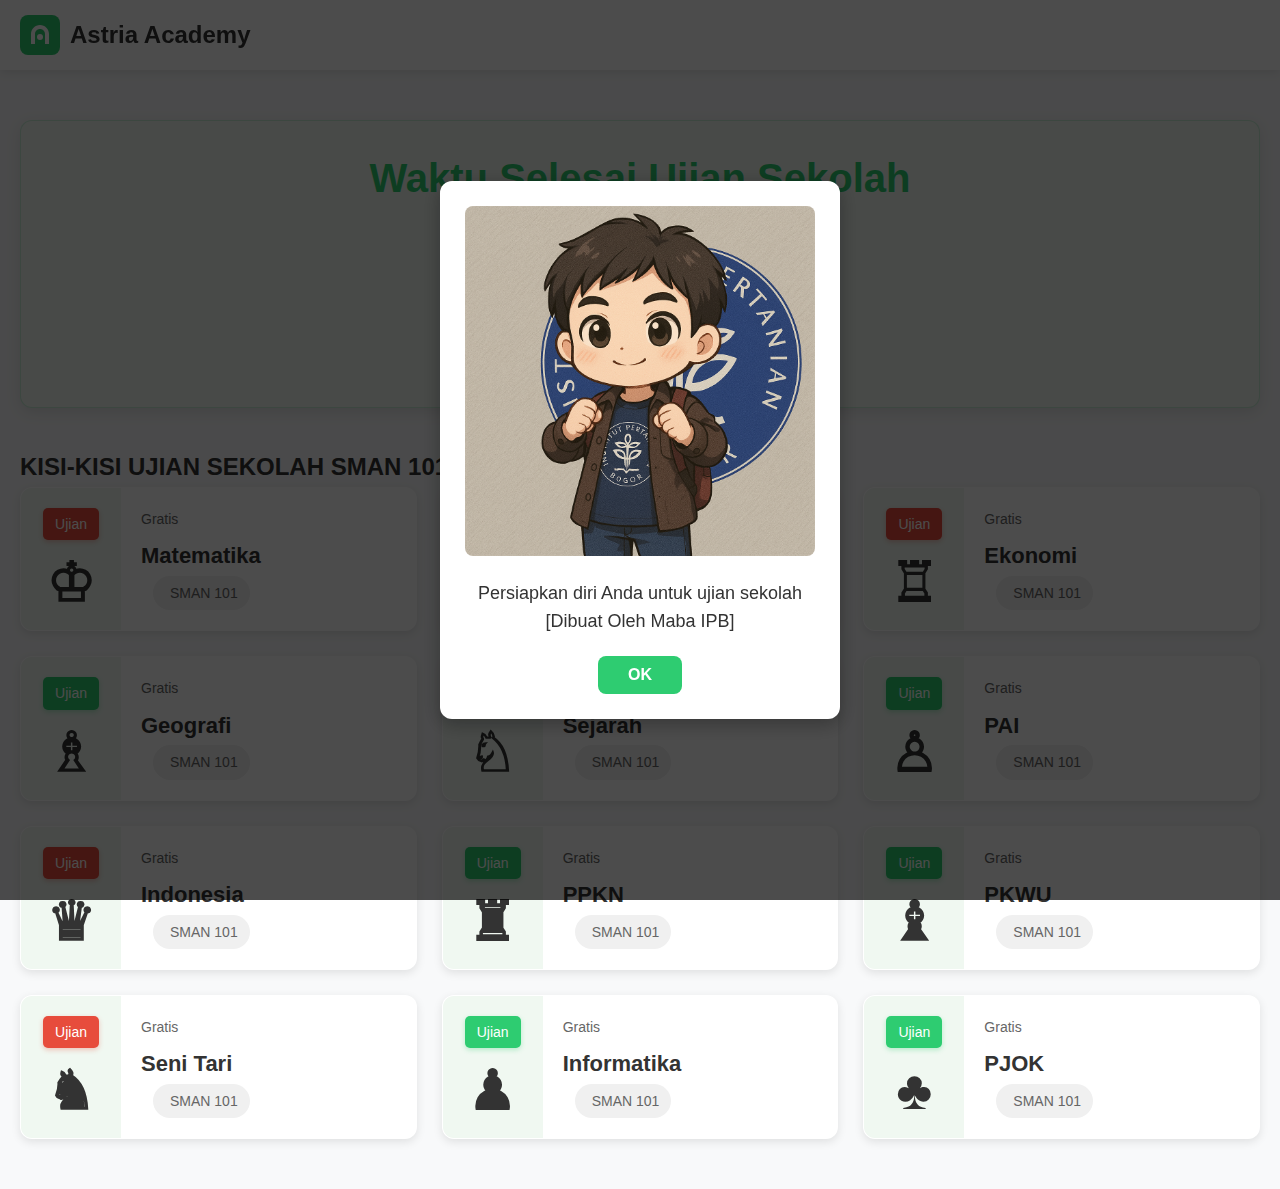
<file: index.html>
<!DOCTYPE html>
<html lang="id">
<head>
    <meta charset="UTF-8">
    <meta name="viewport" content="width=device-width, initial-scale=1.0">
    <title>Astria Academy</title>
    <link rel="stylesheet" href="mode.css">
    <style>
        /* Notification Popup Styles */
        .notification-overlay {
            position: fixed;
            top: 0;
            left: 0;
            width: 100%;
            height: 100%;
            background-color: rgba(0, 0, 0, 0.7);
            display: flex;
            justify-content: center;
            align-items: center;
            z-index: 1000;
            opacity: 0;
            visibility: hidden;
            transition: opacity 0.3s ease, visibility 0.3s ease;
        }
        
        .notification-overlay.active {
            opacity: 1;
            visibility: visible;
        }
        
        .notification-popup {
            background-color: var(--bg-secondary);
            border-radius: 12px;
            padding: 25px;
            max-width: 90%;
            width: 400px;
            text-align: center;
            box-shadow: 0 5px 20px rgba(0, 0, 0, 0.3);
            transform: scale(0.8);
            transition: transform 0.3s ease;
        }
        
        .notification-overlay.active .notification-popup {
            transform: scale(1);
        }
        
        .notification-image {
            max-width: 100%;
            border-radius: 8px;
            margin-bottom: 15px;
        }
        
        .notification-text {
            font-size: 18px;
            margin-bottom: 20px;
            color: var(--text-primary);
        }
        
        .notification-btn {
            background-color: var(--accent-color);
            color: white;
            border: none;
            padding: 10px 30px;
            border-radius: 8px;
            font-size: 16px;
            font-weight: 600;
            cursor: pointer;
            transition: all 0.3s ease;
        }
        
        .notification-btn:hover {
            background-color: var(--accent-hover);
            transform: translateY(-2px);
        }
    </style>
</head>
<body>
    <!-- Notification Popup -->
    <div class="notification-overlay" id="notificationOverlay">
        <div class="notification-popup">
            <img src="/chatgpt.png" alt="Notification Image" class="notification-image" id="notificationImage">
            <p class="notification-text" id="notificationText">Persiapkan diri Anda untuk ujian sekolah. <br> Dibuat oleh Maba IPB</p>
            <button class="notification-btn" id="notificationBtn">OK</button>
        </div>
    </div>

    <!-- Navbar -->
    <nav class="navbar">
        <div class="logo">
            <img src="[data-uri]" alt="SainsIn Logo">
            <h1>Astria Academy</h1>
        </div>
    </nav>
    
    <div class="container">
        <!-- Improved Countdown Timer -->
        <div class="countdown-section">
            <div class="countdown-title">Waktu Selesai Ujian Sekolah</div>
            <div class="countdown-container" id="countdown-container">
                <!-- Will be filled by JavaScript -->
            </div>
        </div>
        
        <!-- Tryout Header -->
        <div class="header">
            <h2>KISI-KISI UJIAN SEKOLAH SMAN 101</h2>
        </div>
        
        <!-- Tryout Grid -->
        <div class="tryout-grid">
            <!-- Tryout Card 1 -->
            <a href="../mapel lain/mtk.html" class="tryout-card">
                <div class="number-box">
                    <div class="snbt-labelred">Ujian</div>
                    <div class="number">♔</div>
                </div>
                <div class="tryout-info">
                    <div>
                        <div class="free-label">Gratis</div>
                        <div class="tryout-title">Matematika</div>
                    </div>
                    <div class="tryout-meta">
                        <i class="fas fa-star star"></i>
                        <div class="school">
                            <i class="fas fa-users"></i>
                            SMAN 101
                        </div>
                        <i class="fas fa-chevron-right arrow"></i>
                    </div>
                </div>
            </a>
            
            <!-- Tryout Card 2 -->
            <a href="Sosiologi/lobby.html" class="tryout-card">
                <div class="number-box">
                    <div class="snbt-label">Ujian</div>
                    <div class="number">♕</div>
                </div>
                <div class="tryout-info">
                    <div>
                        <div class="free-label">Gratis</div>
                        <div class="tryout-title">Sosiologi</div>
                    </div>
                    <div class="tryout-meta">
                        <i class="fas fa-star star"></i>
                        <div class="school">
                            <i class="fas fa-users"></i>
                            SMAN 101
                        </div>
                        <i class="fas fa-chevron-right arrow"></i>
                    </div>
                </div>
            </a>

            <a href="mapel lain/ekonomi.html" class="tryout-card">
                <div class="number-box">
                    <div class="snbt-labelred">Ujian</div>
                    <div class="number">♖</div>
                </div>
                <div class="tryout-info">
                    <div>
                        <div class="free-label">Gratis</div>
                        <div class="tryout-title">Ekonomi</div>
                    </div>
                    <div class="tryout-meta">
                        <i class="fas fa-star star"></i>
                        <div class="school">
                            <i class="fas fa-users"></i>
                            SMAN 101
                        </div>
                        <i class="fas fa-chevron-right arrow"></i>
                    </div>
                </div>
            </a>
            
            <a href="mapel lain/geografi.html" class="tryout-card">
                <div class="number-box">
                    <div class="snbt-label">Ujian</div>
                    <div class="number">♗</div>
                </div>
                <div class="tryout-info">
                    <div>
                        <div class="free-label">Gratis</div>
                        <div class="tryout-title">Geografi</div>
                    </div>
                    <div class="tryout-meta">
                        <i class="fas fa-star star"></i>
                        <div class="school">
                            <i class="fas fa-users"></i>
                            SMAN 101
                        </div>
                        <i class="fas fa-chevron-right arrow"></i>
                    </div>
                </div>
            </a>
    
            <a href="mapel lain/sejarah.html" class="tryout-card">
                <div class="number-box">
                    <div class="snbt-labelred">Ujian</div>
                    <div class="number">♘</div>
                </div>
                <div class="tryout-info">
                    <div>
                        <div class="free-label">Gratis</div>
                        <div class="tryout-title">Sejarah</div>
                    </div>
                    <div class="tryout-meta">
                        <i class="fas fa-star star"></i>
                        <div class="school">
                            <i class="fas fa-users"></i>
                            SMAN 101
                        </div>
                        <i class="fas fa-chevron-right arrow"></i>
                    </div>
                </div>
            </a>

            <a href="mapel lain/islamic.html" class="tryout-card">
                <div class="number-box">
                    <div class="snbt-label">Ujian</div>
                    <div class="number">♙</div>
                </div>
                <div class="tryout-info">
                    <div>
                        <div class="free-label">Gratis</div>
                        <div class="tryout-title">PAI</div>
                    </div>
                    <div class="tryout-meta">
                        <i class="fas fa-star star"></i>
                        <div class="school">
                            <i class="fas fa-users"></i>
                            SMAN 101
                        </div>
                        <i class="fas fa-chevron-right arrow"></i>
                    </div>
                </div>
            </a>

            <a href="mapel lain/bindo.html" class="tryout-card">
                <div class="number-box">
                    <div class="snbt-labelred">Ujian</div>
                    <div class="number">♛</div>
                </div>
                <div class="tryout-info">
                    <div>
                        <div class="free-label">Gratis</div>
                        <div class="tryout-title">Indonesia</div>
                    </div>
                    <div class="tryout-meta">
                        <i class="fas fa-star star"></i>
                        <div class="school">
                            <i class="fas fa-users"></i>
                            SMAN 101
                        </div>
                        <i class="fas fa-chevron-right arrow"></i>
                    </div>
                </div>
            </a>

            <a href="tryout-detail.html" class="tryout-card">
                <div class="number-box">
                    <div class="snbt-label">Ujian</div>
                    <div class="number">♜</div>
                </div>
                <div class="tryout-info">
                    <div>
                        <div class="free-label">Gratis</div>
                        <div class="tryout-title">PPKN</div>
                    </div>
                    <div class="tryout-meta">
                        <i class="fas fa-star star"></i>
                        <div class="school">
                            <i class="fas fa-users"></i>
                            SMAN 101
                        </div>
                        <i class="fas fa-chevron-right arrow"></i>
                    </div>
                </div>
            </a>

            <a href="mapel lain/pkwu.html" class="tryout-card">
                <div class="number-box">
                    <div class="snbt-label">Ujian</div>
                    <div class="number">♝</div>
                </div>
                <div class="tryout-info">
                    <div>
                        <div class="free-label">Gratis</div>
                        <div class="tryout-title">PKWU</div>
                    </div>
                    <div class="tryout-meta">
                        <i class="fas fa-star star"></i>
                        <div class="school">
                            <i class="fas fa-users"></i>
                            SMAN 101
                        </div>
                        <i class="fas fa-chevron-right arrow"></i>
                    </div>
                </div>
            </a>

            <a href="mapel lain/seni.html" class="tryout-card">
                <div class="number-box">
                    <div class="snbt-labelred">Ujian</div>
                    <div class="number">♞</div>
                </div>
                <div class="tryout-info">
                    <div>
                        <div class="free-label">Gratis</div>
                        <div class="tryout-title">Seni Tari</div>
                    </div>
                    <div class="tryout-meta">
                        <i class="fas fa-star star"></i>
                        <div class="school">
                            <i class="fas fa-users"></i>
                            SMAN 101
                        </div>
                        <i class="fas fa-chevron-right arrow"></i>
                    </div>
                </div>
            </a>

            <a href="tryout-detail.html" class="tryout-card">
                <div class="number-box">
                    <div class="snbt-label">Ujian</div>
                    <div class="number">♟</div>
                </div>
                <div class="tryout-info">
                    <div>
                        <div class="free-label">Gratis</div>
                        <div class="tryout-title">Informatika</div>
                    </div>
                    <div class="tryout-meta">
                        <i class="fas fa-star star"></i>
                        <div class="school">
                            <i class="fas fa-users"></i>
                            SMAN 101
                        </div>
                        <i class="fas fa-chevron-right arrow"></i>
                    </div>
                </div>
            </a>

            <a href="tryout-detail.html" class="tryout-card">
                <div class="number-box">
                    <div class="snbt-label">Ujian</div>
                    <div class="number">♣</div>
                </div>
                <div class="tryout-info">
                    <div>
                        <div class="free-label">Gratis</div>
                        <div class="tryout-title">PJOK</div>
                    </div>
                    <div class="tryout-meta">
                        <i class="fas fa-star star"></i>
                        <div class="school">
                            <i class="fas fa-users"></i>
                            SMAN 101
                        </div>
                        <i class="fas fa-chevron-right arrow"></i>
                    </div>
                </div>
            </a>
        </div>
    </div>

    <script>
        // Notification Popup Script
        document.addEventListener('DOMContentLoaded', function() {
            // Get notification elements
            const notificationOverlay = document.getElementById('notificationOverlay');
            const notificationBtn = document.getElementById('notificationBtn');
            const notificationImage = document.getElementById('notificationImage');
            const notificationText = document.getElementById('notificationText');
            
            // Set notification content (you can customize these)
            notificationImage.src = "chatgpt.png"; // Replace with your actual image path
            notificationText.textContent = "Persiapkan diri Anda untuk ujian sekolah [Dibuat Oleh Maba IPB]";
            
            // Show notification after a short delay
            setTimeout(function() {
                notificationOverlay.classList.add('active');
            }, 500);
            
            // Close notification when OK button is clicked
            notificationBtn.addEventListener('click', function() {
                notificationOverlay.classList.remove('active');
            });
            
            // Also close when clicking outside the popup (optional)
            notificationOverlay.addEventListener('click', function(e) {
                if (e.target === notificationOverlay) {
                    notificationOverlay.classList.remove('active');
                }
            });
        });

        // Improved Countdown Timer to April 21
        function updateCountdown() {
            const targetDate = new Date('April 21, 2025 09:00:00').getTime();
            const now = new Date().getTime();
            const timeLeft = targetDate - now;
            
            // Calculate days, hours, minutes, seconds
            const days = Math.floor(timeLeft / (1000 * 60 * 60 * 24));
            const hours = Math.floor((timeLeft % (1000 * 60 * 60 * 24)) / (1000 * 60 * 60));
            const minutes = Math.floor((timeLeft % (1000 * 60 * 60)) / (1000 * 60));
            const seconds = Math.floor((timeLeft % (1000 * 60)) / 1000);
            
            // Create countdown HTML
            const countdownContainer = document.getElementById('countdown-container');
            
            // If countdown is over
            if (timeLeft < 0) {
                countdownContainer.innerHTML = `
                    <div class="countdown-box">
                        <div class="countdown-value">0</div>
                        <div class="countdown-label">Tryout sudah dimulai!</div>
                    </div>
                `;
                return;
            }
            
            // Update countdown display
            countdownContainer.innerHTML = `
                <div class="countdown-box">
                    <div class="countdown-value">${days}</div>
                    <div class="countdown-label">Hari</div>
                </div>
                <div class="countdown-box">
                    <div class="countdown-value">${hours}</div>
                    <div class="countdown-label">Jam</div>
                </div>
                <div class="countdown-box">
                    <div class="countdown-value">${minutes}</div>
                    <div class="countdown-label">Menit</div>
                </div>
                <div class="countdown-box">
                    <div class="countdown-value">${seconds}</div>
                    <div class="countdown-label">Detik</div>
                </div>
            `;
        }
        
        // Update countdown every second
        updateCountdown();
        const countdownInterval = setInterval(updateCountdown, 1000);
    </script>
</body>
</html>
</file>
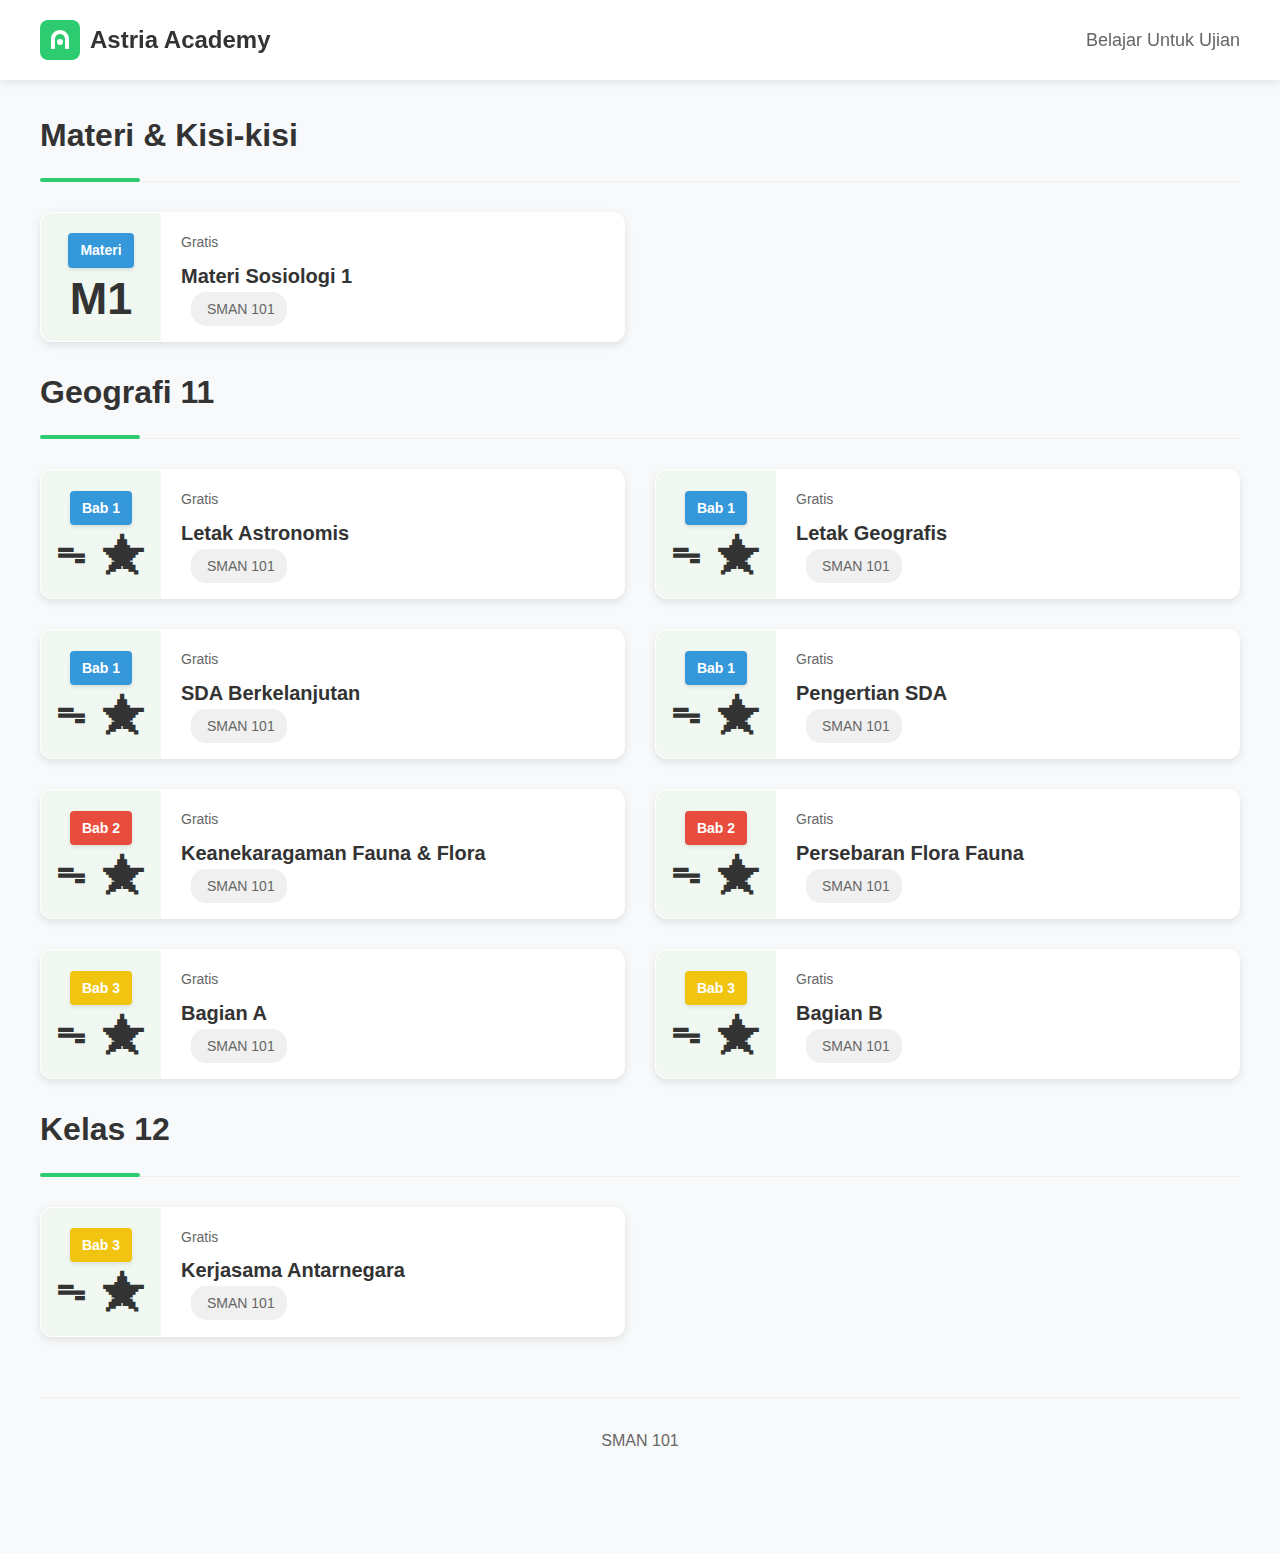
<file: mapel lain/bindo.html>
<!DOCTYPE html>
<html lang="id">
<head>
    <meta charset="UTF-8">
    <meta name="viewport" content="width=device-width, initial-scale=1.0">
    <title>Astra Academy</title>
    <link rel="stylesheet" href="mapel.css">
<style>
</style>
</head>
<body>
    <!-- Navbar -->
    <nav class="navbar">
        <div class="logo">
            <img src="[data-uri]" alt="SainsIn Logo">
            <h1>Astria Academy</h1>
        </div>
        <div>
            Belajar Untuk Ujian
        </div>
    </nav>
    <div class="container">

    
        <!-- Tryout Section -->
        <div class="tryout-section">
            <h2 class="tryout-section-title">Materi & Kisi-kisi</h2>
            
            <div class="tryout-grid">
                <!-- Tryout Card 1 -->
                <a href="https://drive.google.com/file/d/1jCpDgk08kBiXWSXAUOwn3m9YImZO5KgY/view?usp=drive_link" class="tryout-card">
                    <div class="number-box">
                        <div class="utbk-label">Materi</div>
                        <div class="number">M1</div>
                    </div>
                    <div class="tryout-info">
                        <div>
                            <div class="free-label">Gratis</div>
                            <div class="tryout-title">Materi Sosiologi 1</div>
                        </div>
                        <div class="tryout-meta">
                            <i class="fas fa-star star"></i>
                            <div class="school">
                                <i class="fas fa-users"></i>
                                SMAN 101
                            </div>
                            <i class="fas fa-chevron-right arrow"></i>
                        </div>
                    </div>
                </a>
        </div>

        <div class="tryout-section">
            <h2 class="tryout-section-title">Geografi 11</h2>
            
            <div class="tryout-grid">
                <!-- Tryout Card 1 -->
                <a href="https://drive.google.com/file/d/1-6_FhWinXf1tD-aCFgEk2-o_S_Y_syoL/view?usp=drive_link" class="tryout-card">
                    <div class="number-box">
                        <div class="utbk-label">Bab 1</div>
                        <div class="number">ᯓ★</div>
                    </div>
                    <div class="tryout-info">
                        <div>
                            <div class="free-label">Gratis</div>
                            <div class="tryout-title">Letak Astronomis</div>
                        </div>
                        <div class="tryout-meta">
                            <i class="fas fa-star star"></i>
                            <div class="school">
                                <i class="fas fa-users"></i>
                                SMAN 101
                            </div>
                            <i class="fas fa-chevron-right arrow"></i>
                        </div>
                    </div>
                </a>
                
                <!-- Tryout Card 1 -->
                <a href="https://drive.google.com/file/d/1-DDWwJ9wvx6JO7fqit-qzQXAuRVUA3_J/view?usp=drive_link" class="tryout-card">
                    <div class="number-box">
                        <div class="utbk-label">Bab 1</div>
                        <div class="number">ᯓ★</div>
                    </div>
                    <div class="tryout-info">
                        <div>
                            <div class="free-label">Gratis</div>
                            <div class="tryout-title">Letak Geografis</div>
                        </div>
                        <div class="tryout-meta">
                            <i class="fas fa-star star"></i>
                            <div class="school">
                                <i class="fas fa-users"></i>
                                SMAN 101
                            </div>
                            <i class="fas fa-chevron-right arrow"></i>
                        </div>
                    </div>
                </a>

                <!-- Tryout Card 1 -->
                <a href="https://drive.google.com/file/d/1-GoCVDGpwV9wFWnIuFyInCEPuGJPwCTy/view?usp=drive_link" class="tryout-card">
                    <div class="number-box">
                        <div class="utbk-label">Bab 1</div>
                        <div class="number">ᯓ★</div>
                    </div>
                    <div class="tryout-info">
                        <div>
                            <div class="free-label">Gratis</div>
                            <div class="tryout-title">SDA Berkelanjutan</div>
                        </div>
                        <div class="tryout-meta">
                            <i class="fas fa-star star"></i>
                            <div class="school">
                                <i class="fas fa-users"></i>
                                SMAN 101
                            </div>
                            <i class="fas fa-chevron-right arrow"></i>
                        </div>
                    </div>
                </a>

                <!-- Tryout Card 1 -->
                <a href="https://drive.google.com/file/d/1-LXYiiMJsd9F3qn7X-yMcftFpNNkh84k/view?usp=drive_link" class="tryout-card">
                    <div class="number-box">
                        <div class="utbk-label">Bab 1</div>
                        <div class="number">ᯓ★</div>
                    </div>
                    <div class="tryout-info">
                        <div>
                            <div class="free-label">Gratis</div>
                            <div class="tryout-title">Pengertian SDA</div>
                        </div>
                        <div class="tryout-meta">
                            <i class="fas fa-star star"></i>
                            <div class="school">
                                <i class="fas fa-users"></i>
                                SMAN 101
                            </div>
                            <i class="fas fa-chevron-right arrow"></i>
                        </div>
                    </div>
                </a>

                <a href="https://drive.google.com/file/d/1-75d4vQRdsNAxTPt9GyYolvlp5idxb15/view?usp=drive_link" class="tryout-card">
                    <div class="number-box">
                        <div class="snbp-label-red">Bab 2</div>
                        <div class="number">ᯓ★</div>
                    </div>
                    <div class="tryout-info">
                        <div>
                            <div class="free-label">Gratis</div>
                            <div class="tryout-title">Keanekaragaman Fauna & Flora</div>
                        </div>
                        <div class="tryout-meta">
                            <i class="fas fa-star star"></i>
                            <div class="school">
                                <i class="fas fa-users"></i>
                                SMAN 101
                            </div>
                            <i class="fas fa-chevron-right arrow"></i>
                        </div>
                    </div>
                </a>

                <a href="https://drive.google.com/file/d/1-C0m9WADXCOYLBJFWhYEe1_fZd-FZQY0/view?usp=drive_link" class="tryout-card">
                    <div class="number-box">
                        <div class="snbp-label-red">Bab 2</div>
                        <div class="number">ᯓ★</div>
                    </div>
                    <div class="tryout-info">
                        <div>
                            <div class="free-label">Gratis</div>
                            <div class="tryout-title">Persebaran Flora Fauna</div>
                        </div>
                        <div class="tryout-meta">
                            <i class="fas fa-star star"></i>
                            <div class="school">
                                <i class="fas fa-users"></i>
                                SMAN 101
                            </div>
                            <i class="fas fa-chevron-right arrow"></i>
                        </div>
                    </div>
                </a>

                <a href="https://drive.google.com/file/d/1-zbTlx87bUbAqYw5SeKwgqm8lUT0idmD/view?usp=drive_link" class="tryout-card">
                    <div class="number-box">
                        <div class="snbp-label-yel">Bab 3</div>
                        <div class="number">ᯓ★</div>
                    </div>
                    <div class="tryout-info">
                        <div>
                            <div class="free-label">Gratis</div>
                            <div class="tryout-title">Bagian A</div>
                        </div>
                        <div class="tryout-meta">
                            <i class="fas fa-star star"></i>
                            <div class="school">
                                <i class="fas fa-users"></i>
                                SMAN 101
                            </div>
                            <i class="fas fa-chevron-right arrow"></i>
                        </div>
                    </div>
                </a>

                <a href="https://drive.google.com/file/d/1-WMqm3VE5i0_Gv4uPEguF3WvJgz-ZTx3/view?usp=drive_link" class="tryout-card">
                    <div class="number-box">
                        <div class="snbp-label-yel">Bab 3</div>
                        <div class="number">ᯓ★</div>
                    </div>
                    <div class="tryout-info">
                        <div>
                            <div class="free-label">Gratis</div>
                            <div class="tryout-title">Bagian B</div>
                        </div>
                        <div class="tryout-meta">
                            <i class="fas fa-star star"></i>
                            <div class="school">
                                <i class="fas fa-users"></i>
                                SMAN 101
                            </div>
                            <i class="fas fa-chevron-right arrow"></i>
                        </div>
                    </div>
                </a>
            </div>

            <div class="tryout-section">
                <h2 class="tryout-section-title">Kelas 12</h2>
            <div class="tryout-grid">
                <a href="https://drive.google.com/file/d/16LwS7BAZBuoOBt1ic7JTn33boFS7q6kX/view?usp=drive_link" class="tryout-card">
                    <div class="number-box">
                        <div class="snbp-label-yel">Bab 3</div>
                        <div class="number">ᯓ★</div>
                    </div>
                    <div class="tryout-info">
                        <div>
                            <div class="free-label">Gratis</div>
                            <div class="tryout-title">Kerjasama Antarnegara</div>
                        </div>
                        <div class="tryout-meta">
                            <i class="fas fa-star star"></i>
                            <div class="school">
                                <i class="fas fa-users"></i>
                                SMAN 101
                            </div>
                            <i class="fas fa-chevron-right arrow"></i>
                        </div>
                    </div>
                </a>
            </div>
        </div>
        
        <!-- Footer -->
        <div class="footer">
            SMAN 101
        </div>
    </div>
</body>
</html>
</file>
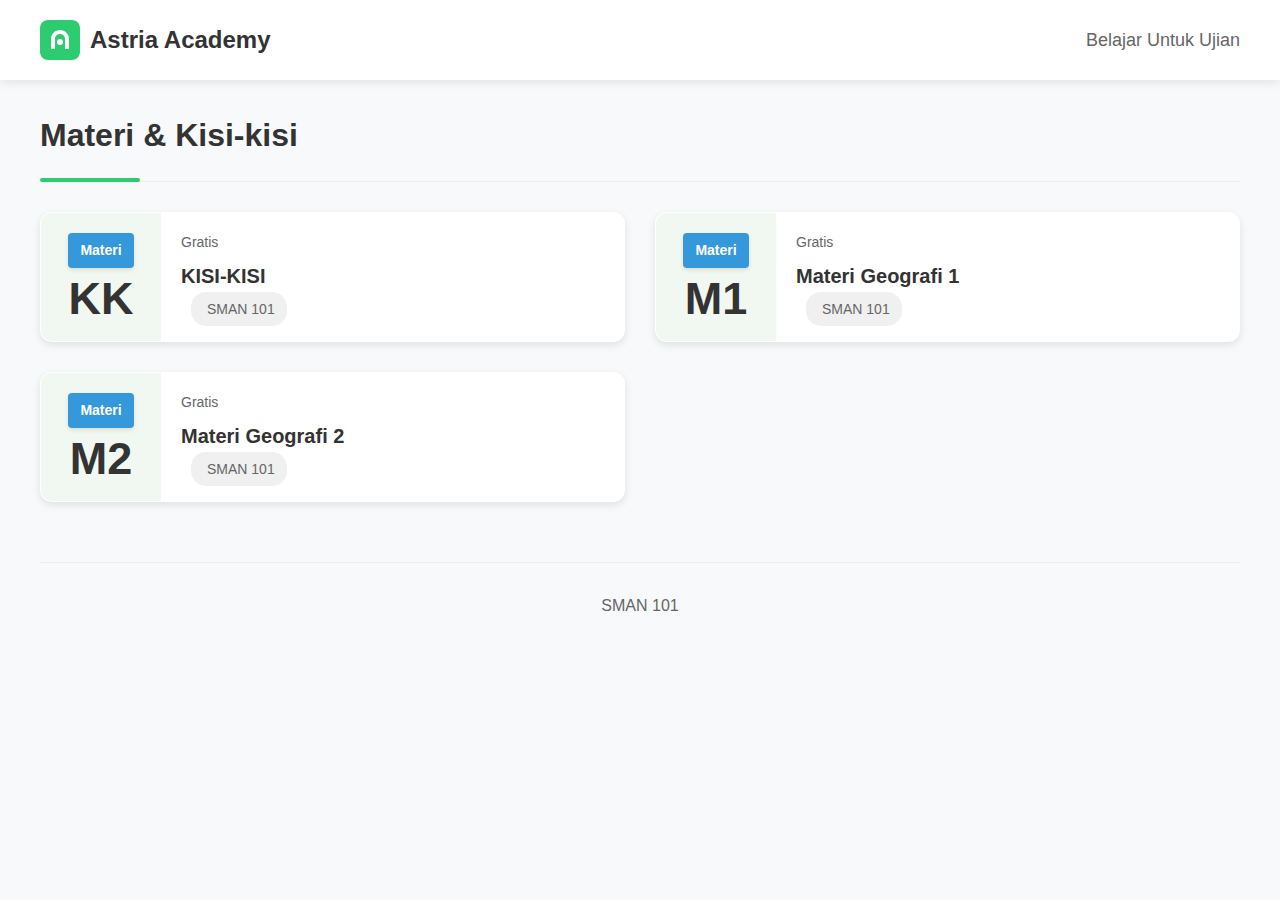
<file: mapel lain/geografi.html>
<!DOCTYPE html>
<html lang="id">
<head>
    <meta charset="UTF-8">
    <meta name="viewport" content="width=device-width, initial-scale=1.0">
    <title>Astra Academy</title>
    <link rel="stylesheet" href="mapel.css">
<style>
</style>
</head>
<body>
    <!-- Navbar -->
    <nav class="navbar">
        <div class="logo">
            <img src="[data-uri]" alt="SainsIn Logo">
            <h1>Astria Academy</h1>
        </div>
        <div>
            Belajar Untuk Ujian
        </div>
    </nav>
    <div class="container">

    
        <!-- Tryout Section -->
        <div class="tryout-section">
            <h2 class="tryout-section-title">Materi & Kisi-kisi</h2>
            
            <div class="tryout-grid">
                <!-- Tryout Card 1 -->
                <a href="https://drive.google.com/file/d/14c2O0PdtEkMof_Qc7QeSwnqKF7eJDD2U/view?usp=sharing" class="tryout-card">
                    <div class="number-box">
                        <div class="utbk-label">Materi</div>
                        <div class="number">KK</div>
                    </div>
                    <div class="tryout-info">
                        <div>
                            <div class="free-label">Gratis</div>
                            <div class="tryout-title">KISI-KISI</div>
                        </div>
                        <div class="tryout-meta">
                            <i class="fas fa-star star"></i>
                            <div class="school">
                                <i class="fas fa-users"></i>
                                SMAN 101
                            </div>
                            <i class="fas fa-chevron-right arrow"></i>
                        </div>
                    </div>
                </a>

                <a href="https://drive.google.com/file/d/1eZSVTZr1scHDsma0YRHO0RGhc36iH-Ad/view?usp=sharing" class="tryout-card">
                    <div class="number-box">
                        <div class="utbk-label">Materi</div>
                        <div class="number">M1</div>
                    </div>
                    <div class="tryout-info">
                        <div>
                            <div class="free-label">Gratis</div>
                            <div class="tryout-title">Materi Geografi 1</div>
                        </div>
                        <div class="tryout-meta">
                            <i class="fas fa-star star"></i>
                            <div class="school">
                                <i class="fas fa-users"></i>
                                SMAN 101
                            </div>
                            <i class="fas fa-chevron-right arrow"></i>
                        </div>
                    </div>
                </a>

                <a href="https://drive.google.com/file/d/1stiFLUcdkcWU7AaqFsJ6DRfxTOgomcco/view?usp=sharing" class="tryout-card">
                    <div class="number-box">
                        <div class="utbk-label">Materi</div>
                        <div class="number">M2</div>
                    </div>
                    <div class="tryout-info">
                        <div>
                            <div class="free-label">Gratis</div>
                            <div class="tryout-title">Materi Geografi 2</div>
                        </div>
                        <div class="tryout-meta">
                            <i class="fas fa-star star"></i>
                            <div class="school">
                                <i class="fas fa-users"></i>
                                SMAN 101
                            </div>
                            <i class="fas fa-chevron-right arrow"></i>
                        </div>
                    </div>
                </a>
        </div>

        
        <!-- Footer -->
        <div class="footer">
            SMAN 101
        </div>
    </div>
</body>
</html>
</file>
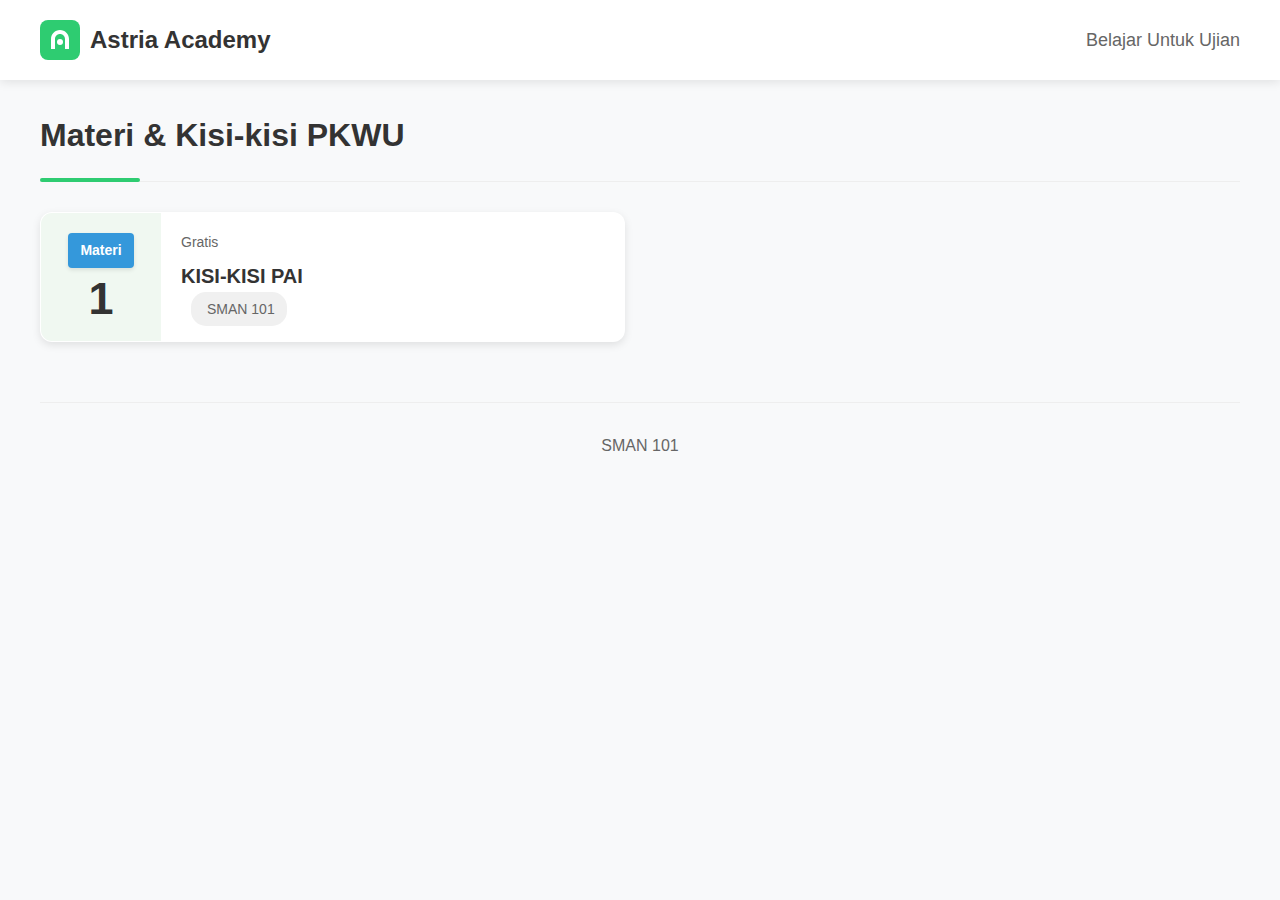
<file: mapel lain/islamic.html>
<!DOCTYPE html>
<html lang="id">
<head>
    <meta charset="UTF-8">
    <meta name="viewport" content="width=device-width, initial-scale=1.0">
    <title>Astra Academy</title>
    <link rel="stylesheet" href="mapel.css">
<style>
</style>
</head>
<body>
    <!-- Navbar -->
    <nav class="navbar">
        <div class="logo">
            <img src="[data-uri]" alt="SainsIn Logo">
            <h1>Astria Academy</h1>
        </div>
        <div>
            Belajar Untuk Ujian
        </div>
    </nav>
    <div class="container">

    
        <!-- Tryout Section -->
        <div class="tryout-section">
            <h2 class="tryout-section-title">Materi & Kisi-kisi PKWU</h2>
            
            <div class="tryout-grid">
                <!-- Tryout Card 1 -->
                <a href="https://drive.google.com/file/d/1oDGfnY7EgSLrBv8T59igvEJopUDjdVK1/view?usp=sharing" class="tryout-card">
                    <div class="number-box">
                        <div class="utbk-label">Materi</div>
                        <div class="number">1</div>
                    </div>
                    <div class="tryout-info">
                        <div>
                            <div class="free-label">Gratis</div>
                            <div class="tryout-title">KISI-KISI PAI</div>
                        </div>
                        <div class="tryout-meta">
                            <i class="fas fa-star star"></i>
                            <div class="school">
                                <i class="fas fa-users"></i>
                                SMAN 101
                            </div>
                            <i class="fas fa-chevron-right arrow"></i>
                        </div>
                    </div>
                </a>

        </div>

        
        <!-- Footer -->
        <div class="footer">
            SMAN 101
        </div>
    </div>
</body>
</html>
</file>
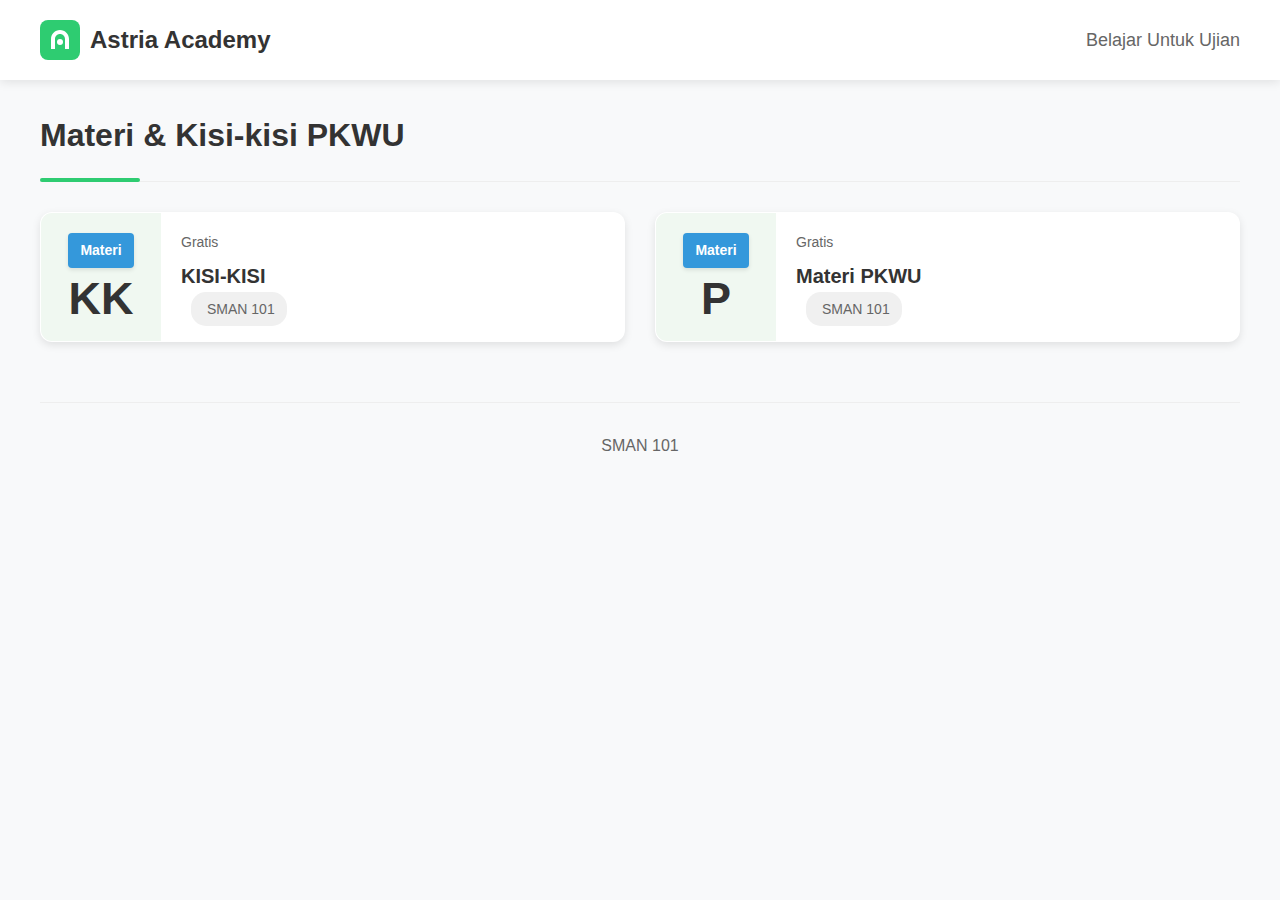
<file: mapel lain/pkwu.html>
<!DOCTYPE html>
<html lang="id">
<head>
    <meta charset="UTF-8">
    <meta name="viewport" content="width=device-width, initial-scale=1.0">
    <title>Astra Academy</title>
    <link rel="stylesheet" href="mapel.css">
<style>
</style>
</head>
<body>
    <!-- Navbar -->
    <nav class="navbar">
        <div class="logo">
            <img src="[data-uri]" alt="SainsIn Logo">
            <h1>Astria Academy</h1>
        </div>
        <div>
            Belajar Untuk Ujian
        </div>
    </nav>
    <div class="container">

    
        <!-- Tryout Section -->
        <div class="tryout-section">
            <h2 class="tryout-section-title">Materi & Kisi-kisi PKWU</h2>
            
            <div class="tryout-grid">
                <!-- Tryout Card 1 -->
                <a href="https://drive.google.com/file/d/1G0-_hM-Jx6IAP_dZ0rK2hyzQy-SIaAav/view?usp=sharing" class="tryout-card">
                    <div class="number-box">
                        <div class="utbk-label">Materi</div>
                        <div class="number">KK</div>
                    </div>
                    <div class="tryout-info">
                        <div>
                            <div class="free-label">Gratis</div>
                            <div class="tryout-title">KISI-KISI</div>
                        </div>
                        <div class="tryout-meta">
                            <i class="fas fa-star star"></i>
                            <div class="school">
                                <i class="fas fa-users"></i>
                                SMAN 101
                            </div>
                            <i class="fas fa-chevron-right arrow"></i>
                        </div>
                    </div>
                </a>

                <a href="https://drive.google.com/file/d/1jqrZNBKMxecCcmNyjSCJ6b7bPQVaXQPS/view?usp=drive_link" class="tryout-card">
                    <div class="number-box">
                        <div class="utbk-label">Materi</div>
                        <div class="number">P</div>
                    </div>
                    <div class="tryout-info">
                        <div>
                            <div class="free-label">Gratis</div>
                            <div class="tryout-title">Materi PKWU</div>
                        </div>
                        <div class="tryout-meta">
                            <i class="fas fa-star star"></i>
                            <div class="school">
                                <i class="fas fa-users"></i>
                                SMAN 101
                            </div>
                            <i class="fas fa-chevron-right arrow"></i>
                        </div>
                    </div>
                </a>
        </div>

        
        <!-- Footer -->
        <div class="footer">
            SMAN 101
        </div>
    </div>
</body>
</html>
</file>
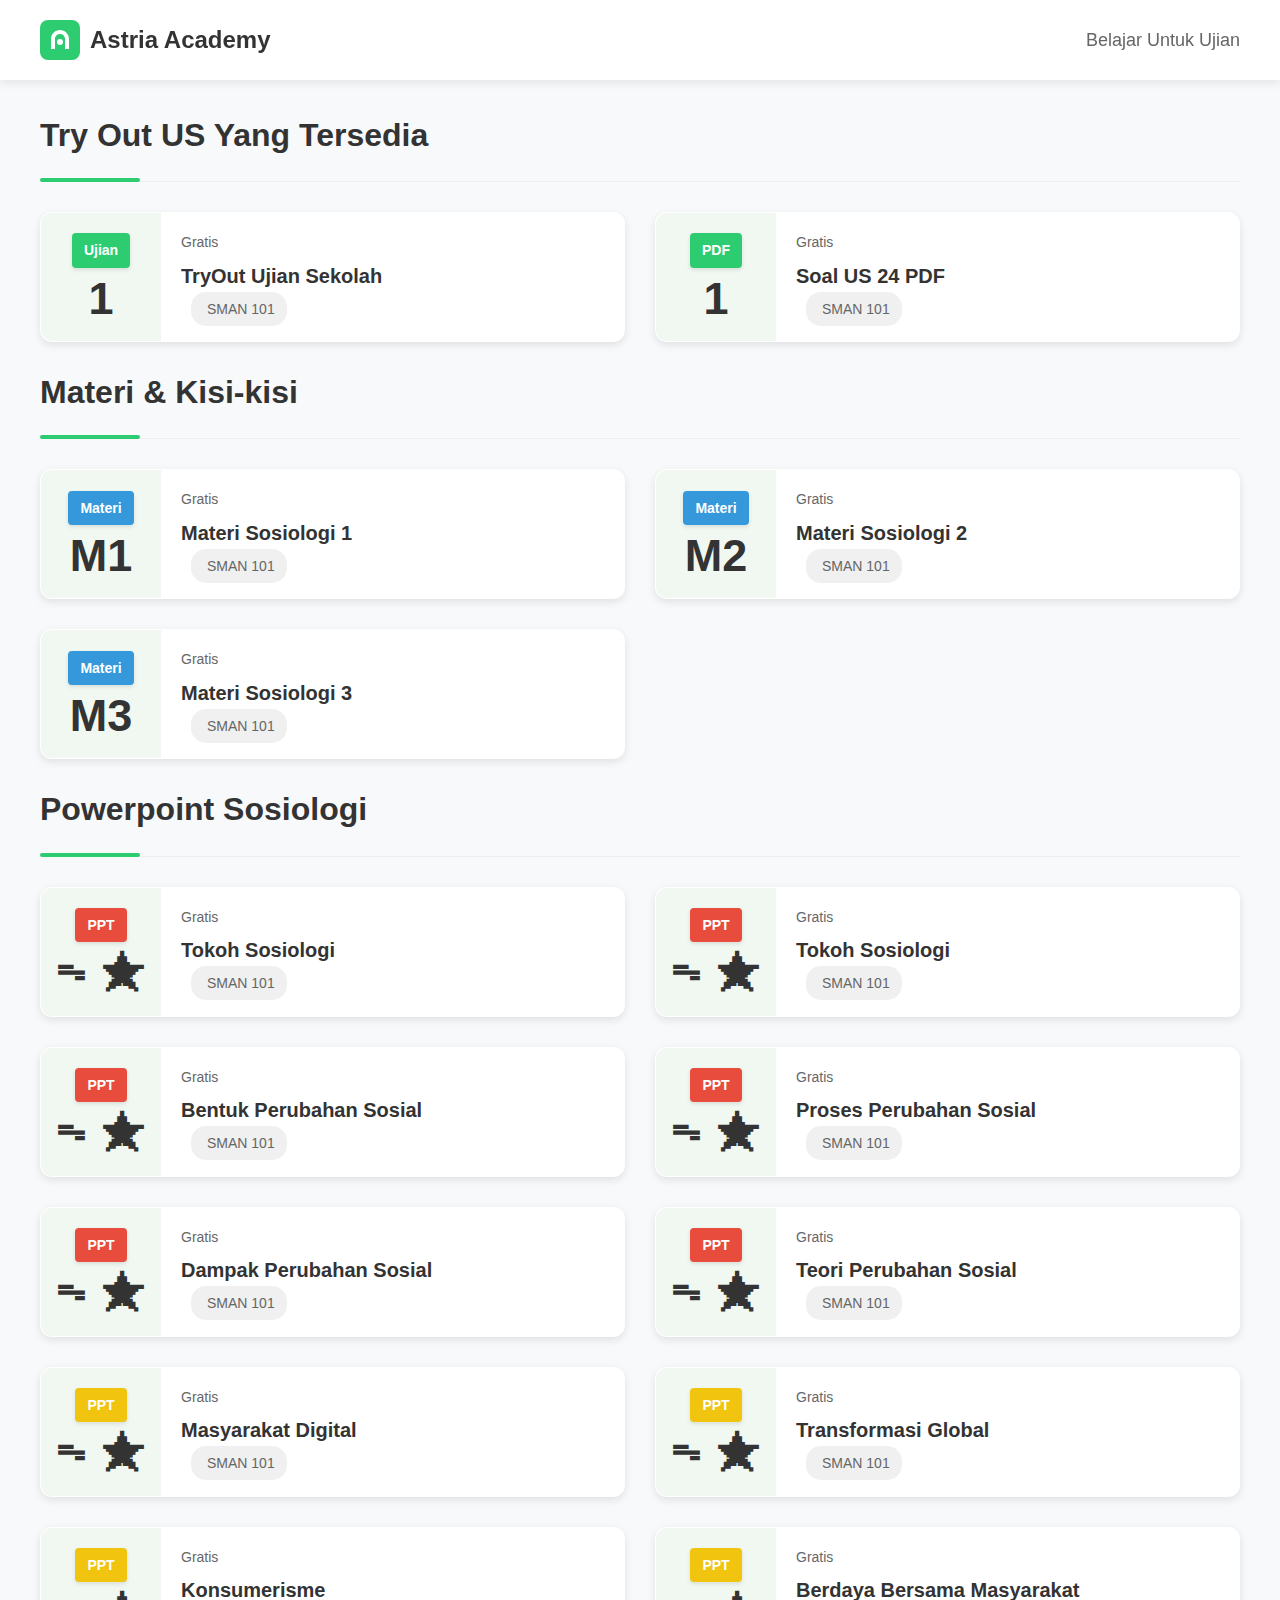
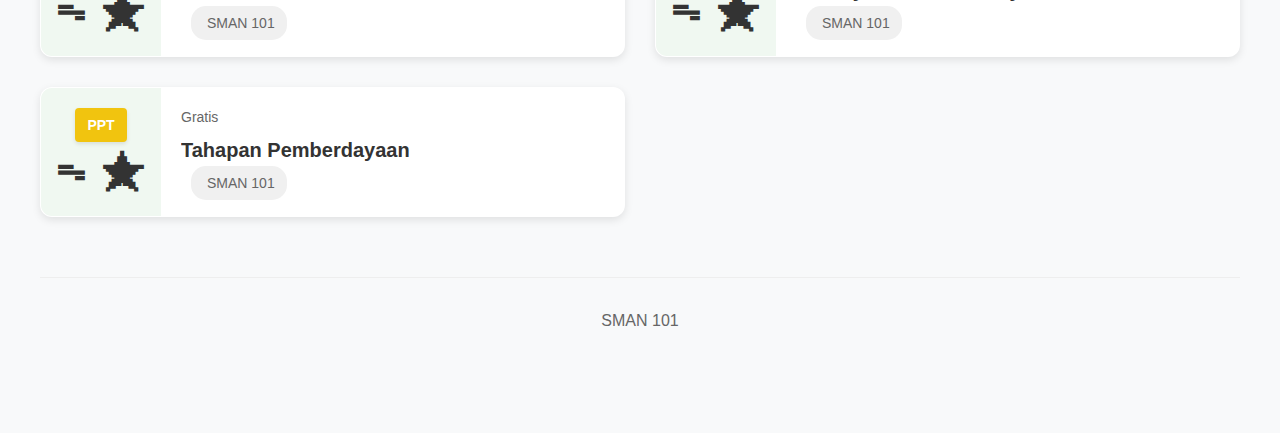
<file: Sosiologi/lobby.html>
<!DOCTYPE html>
<html lang="id">
<head>
    <meta charset="UTF-8">
    <meta name="viewport" content="width=device-width, initial-scale=1.0">
    <title>Astria Academy</title>
    <link rel="stylesheet" href="">
<style>
/* Base Styles with Dark Mode Support */
:root {
  /* Light mode colors */
  --bg-primary: #f8f9fa;
  --bg-secondary: #ffffff;
  --bg-accent: #f0f8f1;
  --text-primary: #333333;
  --text-secondary: #666666;
  --accent-color: #2ecc71;
  --accent-hover: #27ae60;
  --border-color: #eeeeee;
  --shadow-color: rgba(0, 0, 0, 0.1);
  --shadow-hover: rgba(0, 0, 0, 0.15);
  --option-hover: #f9f9f9;
  --option-selected: #e8f5e9;
  --correct-bg: #e8f5e9;
  --wrong-bg: #fde9e7;
  --correct-color: #2ecc71;
  --wrong-color: #e74c3c;
  --star-color: #ffc107;
  --school-bg: #f0f0f0;
  --utbk-color: #3498db;
  --snbp-red: #e74c3c;
  --snbp-yellow: #f1c40f;
}

/* Dark mode colors */
@media (prefers-color-scheme: dark) {
  :root {
    --bg-primary: #121212;
    --bg-secondary: #1e1e1e;
    --bg-accent: #2a2a2a;
    --text-primary: #e0e0e0;
    --text-secondary: #b0b0b0;
    --accent-color: #2ecc71;
    --accent-hover: #27ae60;
    --border-color: #333333;
    --shadow-color: rgba(0, 0, 0, 0.3);
    --shadow-hover: rgba(0, 0, 0, 0.4);
    --option-hover: #252525;
    --option-selected: #1e3a29;
    --correct-bg: #1e3a29;
    --wrong-bg: #3d1e1e;
    --correct-color: #4ade80;
    --wrong-color: #f87171;
    --star-color: #fbbf24;
    --school-bg: #2a2a2a;
    --utbk-color: #3498db;
    --snbp-red: #e74c3c;
    --snbp-yellow: #f1c40f;
  }
}

/* Base Styles */
* {
  margin: 0;
  padding: 0;
  box-sizing: border-box;
  font-family: 'Segoe UI', Tahoma, Geneva, Verdana, sans-serif;
  -webkit-tap-highlight-color: transparent;
}

html {
  scroll-behavior: smooth;
}

body {
  background-color: var(--bg-primary);
  color: var(--text-primary);
  line-height: 1.6;
  font-size: 16px;
  transition: background-color 0.3s ease, color 0.3s ease;
}

/* Enhanced Navigation */
.navbar {
  display: flex;
  justify-content: space-between;
  align-items: center;
  padding: 15px 20px;
  background-color: var(--bg-secondary);
  box-shadow: 0 2px 10px var(--shadow-color);
  position: sticky;
  top: 0;
  z-index: 100;
  transition: all 0.3s ease;
}

.logo {
  display: flex;
  align-items: center;
}

.logo img {
  height: 32px;
  margin-right: 10px;
  transition: transform 0.3s ease;
}

.logo h1 {
  font-size: 20px;
  font-weight: bold;
  color: var(--text-primary);
  transition: color 0.3s ease;
}

.navbar div:last-child {
  color: var(--text-secondary);
  font-size: 16px;
  font-weight: 500;
  transition: color 0.3s ease;
}

/* Container Adjustments */
.container {
  width: 100%;
  padding: 15px;
  margin: 0 auto;
  max-width: 1400px; /* Increased max-width for desktop */
  transition: padding 0.3s ease;
}

/* Section Headers */
.tryout-section-title {
  font-size: 24px;
  color: var(--text-primary);
  margin-bottom: 20px;
  padding-bottom: 15px;
  border-bottom: 1px solid var(--border-color);
  position: relative;
  transition: color 0.3s ease, border-color 0.3s ease;
}

.tryout-section-title::after {
  content: '';
  position: absolute;
  bottom: -1px;
  left: 0;
  width: 80px;
  height: 3px;
  background-color: var(--accent-color);
  border-radius: 3px;
  transition: background-color 0.3s ease;
}

/* Tryout Section */
.tryout-section {
  margin-bottom: 40px;
  transition: opacity 0.3s ease;
  animation: fadeIn 0.5s ease-out forwards;
}

.tryout-section:nth-child(2) {
  animation-delay: 0.1s;
}

.tryout-section:nth-child(3) {
  animation-delay: 0.2s;
}

/* Grid Layout */
.tryout-grid {
  display: grid;
  grid-template-columns: 1fr;
  gap: 15px;
  margin-bottom: 25px;
  transition: gap 0.3s ease;
}

/* Enhanced Card Design */
.tryout-card {
  background-color: var(--bg-secondary);
  border-radius: 12px;
  overflow: hidden;
  box-shadow: 0 3px 8px var(--shadow-color);
  display: flex;
  cursor: pointer;
  transition: all 0.3s ease;
  text-decoration: none;
  color: inherit;
  border: 1px solid transparent;
  height: 100px;
  position: relative;
}

.tryout-card:hover {
  transform: translateY(-5px);
  box-shadow: 0 8px 20px var(--shadow-hover);
  border-color: var(--accent-color);
}

.tryout-card:active {
  transform: scale(0.98);
  background-color: var(--option-hover);
}

.number-box {
  width: 90px;
  background-color: var(--bg-accent);
  display: flex;
  flex-direction: column;
  align-items: center;
  justify-content: center;
  padding: 10px 0;
  position: relative;
  transition: background-color 0.3s ease;
}

/* Label Styles */
.snbt-label, .utbk-label, .snbp-label-red, .snbp-label-yel {
  padding: 4px 8px;
  border-radius: 4px;
  font-size: 12px;
  font-weight: 600;
  margin-bottom: 8px;
  box-shadow: 0 2px 4px var(--shadow-color);
  transition: all 0.3s ease;
}

.snbt-label {
  background-color: var(--accent-color);
  color: white;
}

.utbk-label {
  background-color: var(--utbk-color);
  color: white;
}

.snbp-label-red {
  background-color: var(--snbp-red);
  color: white;
}

.snbp-label-yel {
  background-color: var(--snbp-yellow);
  color: white;
}

.number {
  font-size: 32px;
  font-weight: bold;
  color: var(--text-primary);
  line-height: 1;
  transition: color 0.3s ease, transform 0.3s ease;
}

.tryout-card:hover .number {
  transform: scale(1.1);
}

/* Card Content */
.tryout-info {
  flex: 1;
  padding: 12px 15px;
  display: flex;
  flex-direction: column;
  justify-content: space-between;
}

.free-label {
  color: var(--text-secondary);
  font-size: 12px;
  margin-bottom: 4px;
  transition: color 0.3s ease;
}

.tryout-title {
  font-size: 16px;
  font-weight: bold;
  color: var(--text-primary);
  white-space: nowrap;
  overflow: hidden;
  text-overflow: ellipsis;
  transition: color 0.3s ease;
}

.tryout-meta {
  display: flex;
  align-items: center;
  gap: 10px;
}

.star {
  color: var(--star-color);
  font-size: 14px;
  transition: color 0.3s ease;
}

.school {
  background-color: var(--school-bg);
  padding: 4px 8px;
  border-radius: 15px;
  font-size: 12px;
  color: var(--text-secondary);
  display: flex;
  align-items: center;
  gap: 4px;
  white-space: nowrap;
  overflow: hidden;
  text-overflow: ellipsis;
  max-width: 120px;
  transition: all 0.3s ease;
}

.tryout-card:hover .school {
  background-color: var(--option-selected);
}

.arrow {
  margin-left: auto;
  color: var(--accent-color);
  font-size: 18px;
  transition: all 0.3s ease;
}

.tryout-card:hover .arrow {
  transform: translateX(5px);
  color: var(--accent-hover);
}

/* Touch-friendly Footer */
.footer {
  text-align: center;
  margin-top: 40px;
  padding: 20px 0;
  color: var(--text-secondary);
  font-size: 14px;
  border-top: 1px solid var(--border-color);
  transition: color 0.3s ease, border-color 0.3s ease;
}

/* Improved Scrollbar */
::-webkit-scrollbar {
  width: 8px;
  height: 8px;
}

::-webkit-scrollbar-track {
  background: var(--bg-primary);
}

::-webkit-scrollbar-thumb {
  background: var(--accent-color);
  border-radius: 4px;
}

::-webkit-scrollbar-thumb:hover {
  background: var(--accent-hover);
}

/* Ripple effect for cards */
.tryout-card::after {
  content: '';
  position: absolute;
  top: 50%;
  left: 50%;
  width: 100%;
  height: 100%;
  background: rgba(255, 255, 255, 0.1);
  border-radius: 50%;
  transform: scale(0) translate(-50%, -50%);
  opacity: 0;
  pointer-events: none;
  transition: transform 0.4s, opacity 0.3s;
  transform-origin: top left;
}

.tryout-card:active::after {
  transform: scale(2.5) translate(-50%, -50%);
  opacity: 1;
  transition: transform 0.4s, opacity 0.1s;
}

/* Animations */
@keyframes fadeIn {
  from { opacity: 0; transform: translateY(10px); }
  to { opacity: 1; transform: translateY(0); }
}

/* Media Queries - ENHANCED FOR DESKTOP */
/* Small phones */
@media (max-width: 360px) {
  .navbar {
    padding: 12px 15px;
  }
  
  .logo h1 {
    font-size: 18px;
  }
  
  .logo img {
    height: 28px;
  }
  
  .tryout-title {
    font-size: 14px;
  }
  
  .number-box {
    width: 80px;
  }
  
  .number {
    font-size: 28px;
  }
}

/* Medium-sized phones */
@media (min-width: 361px) and (max-width: 480px) {
  .tryout-card {
    height: 110px;
  }
  
  .number-box {
    width: 85px;
  }
}

/* Larger phones */
@media (min-width: 481px) and (max-width: 768px) {
  .tryout-grid {
    grid-template-columns: repeat(auto-fill, minmax(300px, 1fr));
  }
  
  .tryout-card {
    height: 120px;
  }
  
  .number-box {
    width: 100px;
  }
  
  .number {
    font-size: 36px;
  }
  
  .tryout-title {
    font-size: 18px;
  }
}

/* Tablets */
@media (min-width: 769px) and (max-width: 1024px) {
  .container {
    padding: 20px;
  }
  
  .tryout-grid {
    grid-template-columns: repeat(auto-fill, minmax(350px, 1fr));
    gap: 20px;
  }
  
  .tryout-section-title {
    font-size: 28px;
    margin-bottom: 25px;
  }
  
  .tryout-card {
    height: 120px;
  }
  
  .number-box {
    width: 110px;
  }
  
  .number {
    font-size: 40px;
  }
  
  .tryout-title {
    font-size: 18px;
  }
  
  .free-label {
    font-size: 14px;
  }
  
  .school {
    max-width: 150px;
  }
}

/* Desktop - ENHANCED */
@media (min-width: 1025px) {
  .navbar {
    padding: 20px 40px;
  }
  
  .logo img {
    height: 40px;
  }
  
  .logo h1 {
    font-size: 24px;
  }
  
  .navbar div:last-child {
    font-size: 18px;
  }
  
  .container {
    padding: 30px 40px;
  }
  
  .tryout-grid {
    grid-template-columns: repeat(auto-fill, minmax(400px, 1fr));
    gap: 30px;
  }
  
  .tryout-section-title {
    font-size: 32px;
    margin-bottom: 30px;
    padding-bottom: 20px;
  }
  
  .tryout-section-title::after {
    width: 100px;
    height: 4px;
  }
  
  .tryout-card {
    height: 130px;
  }
  
  .number-box {
    width: 120px;
  }
  
  .number {
    font-size: 45px;
  }
  
  .snbt-label, .utbk-label, .snbp-label-red, .snbp-label-yel {
    padding: 6px 12px;
    font-size: 14px;
  }
  
  .tryout-info {
    padding: 18px 20px;
  }
  
  .free-label {
    font-size: 14px;
    margin-bottom: 6px;
  }
  
  .tryout-title {
    font-size: 20px;
  }
  
  .school {
    padding: 6px 12px;
    font-size: 14px;
    max-width: 180px;
  }
  
  .arrow {
    font-size: 22px;
  }
  
  .footer {
    margin-top: 60px;
    padding: 30px 0;
    font-size: 16px;
  }
}

/* Large Desktop */
@media (min-width: 1440px) {
  .container {
    max-width: 1600px;
  }
  
  .tryout-grid {
    grid-template-columns: repeat(auto-fill, minmax(450px, 1fr));
  }
  
  .tryout-card {
    height: 140px;
  }
  
  .number-box {
    width: 130px;
  }
  
  .tryout-title {
    font-size: 22px;
  }
}

/* Prefers reduced motion */
@media (prefers-reduced-motion: reduce) {
  * {
    animation-duration: 0.01ms !important;
    animation-iteration-count: 1 !important;
    transition-duration: 0.01ms !important;
    scroll-behavior: auto !important;
  }
}
</style>
</head>
<body>
    <!-- Navbar -->
    <nav class="navbar">
        <div class="logo">
            <img src="[data-uri]" alt="SainsIn Logo">
            <h1>Astria Academy</h1>
        </div>
        <div>
            Belajar Untuk Ujian
        </div>
    </nav>
    
    <div class="container">
        
        <!-- SNBT Tryout Section -->
        <div class="tryout-section">
            <h2 class="tryout-section-title">Try Out US Yang Tersedia</h2>
            
            <div class="tryout-grid">
                <!-- Tryout Card 1 -->
                <a href="tryout1.html" class="tryout-card">
                    <div class="number-box">
                        <div class="snbt-label">Ujian</div>
                        <div class="number">1</div>
                    </div>
                    <div class="tryout-info">
                        <div>
                            <div class="free-label">Gratis</div>
                            <div class="tryout-title">TryOut Ujian Sekolah</div>
                        </div>
                        <div class="tryout-meta">
                            <i class="fas fa-star star"></i>
                            <div class="school">
                                <i class="fas fa-users"></i>
                                SMAN 101
                            </div>
                            <i class="fas fa-chevron-right arrow"></i>
                        </div>
                    </div>
                </a>

                <a href="https://drive.google.com/file/d/1HDceDFOef7YRWCuGKPfNWpPt8V82B_at/view?usp=drive_link" class="tryout-card">
                  <div class="number-box">
                      <div class="snbt-label">PDF</div>
                      <div class="number">1</div>
                  </div>
                  <div class="tryout-info">
                      <div>
                          <div class="free-label">Gratis</div>
                          <div class="tryout-title">Soal US 24 PDF</div>
                      </div>
                      <div class="tryout-meta">
                          <i class="fas fa-star star"></i>
                          <div class="school">
                              <i class="fas fa-users"></i>
                              SMAN 101
                          </div>
                          <i class="fas fa-chevron-right arrow"></i>
                      </div>
                  </div>
              </a>
                
            </div>
            
        
        <!-- Tryout Section -->
        <div class="tryout-section">
            <h2 class="tryout-section-title">Materi & Kisi-kisi</h2>
            
            <div class="tryout-grid">
                <!-- Tryout Card 1 -->
                <a href="https://drive.google.com/file/d/1jCpDgk08kBiXWSXAUOwn3m9YImZO5KgY/view?usp=drive_link" class="tryout-card">
                    <div class="number-box">
                        <div class="utbk-label">Materi</div>
                        <div class="number">M1</div>
                    </div>
                    <div class="tryout-info">
                        <div>
                            <div class="free-label">Gratis</div>
                            <div class="tryout-title">Materi Sosiologi 1</div>
                        </div>
                        <div class="tryout-meta">
                            <i class="fas fa-star star"></i>
                            <div class="school">
                                <i class="fas fa-users"></i>
                                SMAN 101
                            </div>
                            <i class="fas fa-chevron-right arrow"></i>
                        </div>
                    </div>
                </a>
                
                <!-- Tryout Card 2 -->
                <a href="https://drive.google.com/file/d/1pFVAIfftYYP0QGE9aduhAKwHhfSzoGqz/view?usp=drive_link" class="tryout-card">
                    <div class="number-box">
                        <div class="utbk-label">Materi</div>
                        <div class="number">M2</div>
                    </div>
                    <div class="tryout-info">
                        <div>
                            <div class="free-label">Gratis</div>
                            <div class="tryout-title">Materi Sosiologi 2</div>
                        </div>
                        <div class="tryout-meta">
                            <i class="fas fa-star star"></i>
                            <div class="school">
                                <i class="fas fa-users"></i>
                                SMAN 101
                            </div>
                            <i class="fas fa-chevron-right arrow"></i>
                        </div>
                    </div>
                </a>

                <a href="https://drive.google.com/file/d/1dL_Cy_YDBA0bK7ms2pJDRJcjcdlAv_i1/view?usp=drive_link" class="tryout-card">
                    <div class="number-box">
                        <div class="utbk-label">Materi</div>
                        <div class="number">M3</div>
                    </div>
                    <div class="tryout-info">
                        <div>
                            <div class="free-label">Gratis</div>
                            <div class="tryout-title">Materi Sosiologi 3</div>
                        </div>
                        <div class="tryout-meta">
                            <i class="fas fa-star star"></i>
                            <div class="school">
                                <i class="fas fa-users"></i>
                                SMAN 101
                            </div>
                            <i class="fas fa-chevron-right arrow"></i>
                        </div>
                    </div>
                </a>
            </div>


            <div class="tryout-section">
                <h2 class="tryout-section-title">Powerpoint Sosiologi</h2>
                
                <div class="tryout-grid">
                    <!-- Tryout Card 1 -->
                    <a href="https://drive.google.com/file/d/16bByv08YxO3jKsP-8J_S4VxPpFevBsD7/view?usp=drive_link" class="tryout-card">
                      <div class="number-box">
                          <div class="snbp-label-red">PPT</div>
                          <div class="number">ᯓ★</div>
                      </div>
                      <div class="tryout-info">
                          <div>
                              <div class="free-label">Gratis</div>
                              <div class="tryout-title">Tokoh Sosiologi</div>
                          </div>
                          <div class="tryout-meta">
                              <i class="fas fa-star star"></i>
                              <div class="school">
                                  <i class="fas fa-users"></i>
                                  SMAN 101
                              </div>
                              <i class="fas fa-chevron-right arrow"></i>
                          </div>
                      </div>
                  </a>

                    <a href="https://www.canva.com/design/DAGORzS90q4/V78QzKqRhkj1u8sq1aLuKg/edit" class="tryout-card">
                        <div class="number-box">
                            <div class="snbp-label-red">PPT</div>
                            <div class="number">ᯓ★</div>
                        </div>
                        <div class="tryout-info">
                            <div>
                                <div class="free-label">Gratis</div>
                                <div class="tryout-title">Tokoh Sosiologi</div>
                            </div>
                            <div class="tryout-meta">
                                <i class="fas fa-star star"></i>
                                <div class="school">
                                    <i class="fas fa-users"></i>
                                    SMAN 101
                                </div>
                                <i class="fas fa-chevron-right arrow"></i>
                            </div>
                        </div>
                    </a>
                    
                    <!-- Tryout Card 1 -->
                    <a href="https://www.canva.com/design/DAGM9JeZpko/Av9OemBYXXNWtJdPMAup_A/edit" class="tryout-card">
                        <div class="number-box">
                            <div class="snbp-label-red">PPT</div>
                            <div class="number">ᯓ★</div>
                        </div>
                        <div class="tryout-info">
                            <div>
                                <div class="free-label">Gratis</div>
                                <div class="tryout-title">Bentuk Perubahan Sosial</div>
                            </div>
                            <div class="tryout-meta">
                                <i class="fas fa-star star"></i>
                                <div class="school">
                                    <i class="fas fa-users"></i>
                                    SMAN 101
                                </div>
                                <i class="fas fa-chevron-right arrow"></i>
                            </div>
                        </div>
                    </a>

                    <!-- Tryout Card 1 -->
                    <a href="https://www.canva.com/design/DAGO7cvLxeU/yj3xn8-yX2S00TN6Qc2czw/edit" class="tryout-card">
                        <div class="number-box">
                            <div class="snbp-label-red">PPT</div>
                            <div class="number">ᯓ★</div>
                        </div>
                        <div class="tryout-info">
                            <div>
                                <div class="free-label">Gratis</div>
                                <div class="tryout-title">Proses Perubahan Sosial</div>
                            </div>
                            <div class="tryout-meta">
                                <i class="fas fa-star star"></i>
                                <div class="school">
                                    <i class="fas fa-users"></i>
                                    SMAN 101
                                </div>
                                <i class="fas fa-chevron-right arrow"></i>
                            </div>
                        </div>
                    </a>

                    <!-- Tryout Card 1 -->
                    <a href="https://www.canva.com/design/DAGO6mc2GFY/sVhV7ioecrBzopv5iIRQ7w/edit" class="tryout-card">
                        <div class="number-box">
                            <div class="snbp-label-red">PPT</div>
                            <div class="number">ᯓ★</div>
                        </div>
                        <div class="tryout-info">
                            <div>
                                <div class="free-label">Gratis</div>
                                <div class="tryout-title">Dampak Perubahan Sosial</div>
                            </div>
                            <div class="tryout-meta">
                                <i class="fas fa-star star"></i>
                                <div class="school">
                                    <i class="fas fa-users"></i>
                                    SMAN 101
                                </div>
                                <i class="fas fa-chevron-right arrow"></i>
                            </div>
                        </div>
                    </a>

                    <!-- Tryout Card 1 -->
                    <a href="https://www.canva.com/design/DAGMS5KLNwE/cI4t1YQRQDTjxZYgL-DrNw/edit?ui=eyJEIjp7IlAiOnsiQiI6ZmFsc2V9fX0" class="tryout-card">
                        <div class="number-box">
                            <div class="snbp-label-red">PPT</div>
                            <div class="number">ᯓ★</div>
                        </div>
                        <div class="tryout-info">
                            <div>
                                <div class="free-label">Gratis</div>
                                <div class="tryout-title">Teori Perubahan Sosial</div>
                            </div>
                            <div class="tryout-meta">
                                <i class="fas fa-star star"></i>
                                <div class="school">
                                    <i class="fas fa-users"></i>
                                    SMAN 101
                                </div>
                                <i class="fas fa-chevron-right arrow"></i>
                            </div>
                        </div>
                    </a>

                    <!-- Tryout Card 1 -->
                    <a href="https://www.canva.com/design/DAGS2Zwv4gw/7w_F7lMIRA52R56KnyCteg/edit" class="tryout-card">
                        <div class="number-box">
                            <div class="snbp-label-yel">PPT</div>
                            <div class="number">ᯓ★</div>
                        </div>
                        <div class="tryout-info">
                            <div>
                                <div class="free-label">Gratis</div>
                                <div class="tryout-title">Masyarakat Digital</div>
                            </div>
                            <div class="tryout-meta">
                                <i class="fas fa-star star"></i>
                                <div class="school">
                                    <i class="fas fa-users"></i>
                                    SMAN 101
                                </div>
                                <i class="fas fa-chevron-right arrow"></i>
                            </div>
                        </div>
                    </a>

                    <!-- Tryout Card 1 -->
                    <a href="https://www.canva.com/design/DAGSNDNqwJQ/dIm-48aqaGPdrhp9OtJUgA/edit" class="tryout-card">
                        <div class="number-box">
                            <div class="snbp-label-yel">PPT</div>
                            <div class="number">ᯓ★</div>
                        </div>
                        <div class="tryout-info">
                            <div>
                                <div class="free-label">Gratis</div>
                                <div class="tryout-title">Transformasi Global</div>
                            </div>
                            <div class="tryout-meta">
                                <i class="fas fa-star star"></i>
                                <div class="school">
                                    <i class="fas fa-users"></i>
                                    SMAN 101
                                </div>
                                <i class="fas fa-chevron-right arrow"></i>
                            </div>
                        </div>
                    </a>

                    <!-- Tryout Card 1 -->
                    <a href="https://www.canva.com/design/DAGRlC1fDr0/mbYrfiA6ewaoqsyp_MAlZQ/edit" class="tryout-card">
                        <div class="number-box">
                            <div class="snbp-label-yel">PPT</div>
                            <div class="number">ᯓ★</div>
                        </div>
                        <div class="tryout-info">
                            <div>
                                <div class="free-label">Gratis</div>
                                <div class="tryout-title">Konsumerisme</div>
                            </div>
                            <div class="tryout-meta">
                                <i class="fas fa-star star"></i>
                                <div class="school">
                                    <i class="fas fa-users"></i>
                                    SMAN 101
                                </div>
                                <i class="fas fa-chevron-right arrow"></i>
                            </div>
                        </div>  
                    </a>

                    <!-- Tryout Card 1 -->
                    <a href="https://www.canva.com/design/DAGdZV4-wcc/7UcAwez9d78NUSevwNEZsQ/edit" class="tryout-card">
                        <div class="number-box">
                            <div class="snbp-label-yel">PPT</div>
                            <div class="number">ᯓ★</div>
                        </div>
                        <div class="tryout-info">
                            <div>
                                <div class="free-label">Gratis</div>
                                <div class="tryout-title">Berdaya Bersama Masyarakat</div>
                            </div>
                            <div class="tryout-meta">
                                <i class="fas fa-star star"></i>
                                <div class="school">
                                    <i class="fas fa-users"></i>
                                    SMAN 101
                                </div>
                                <i class="fas fa-chevron-right arrow"></i>
                            </div>
                        </div>
                    </a>

                    <!-- Tryout Card 1 -->
                    <a href="https://www.canva.com/design/DAGdfap3jdA/_a_TKgZ61p61K1LodVKxPQ/edit" class="tryout-card">
                        <div class="number-box">
                            <div class="snbp-label-yel">PPT</div>
                            <div class="number">ᯓ★</div>
                        </div>
                        <div class="tryout-info">
                            <div>
                                <div class="free-label">Gratis</div>
                                <div class="tryout-title">Tahapan Pemberdayaan</div>
                            </div>
                            <div class="tryout-meta">
                                <i class="fas fa-star star"></i>
                                <div class="school">
                                    <i class="fas fa-users"></i>
                                    SMAN 101
                                </div>
                                <i class="fas fa-chevron-right arrow"></i>
                            </div>
                        </div>
                    </a>
                </div>
            
        
        <!-- Footer -->
        <div class="footer">
            SMAN 101
        </div>
    </div>
</body>
</html>
</file>
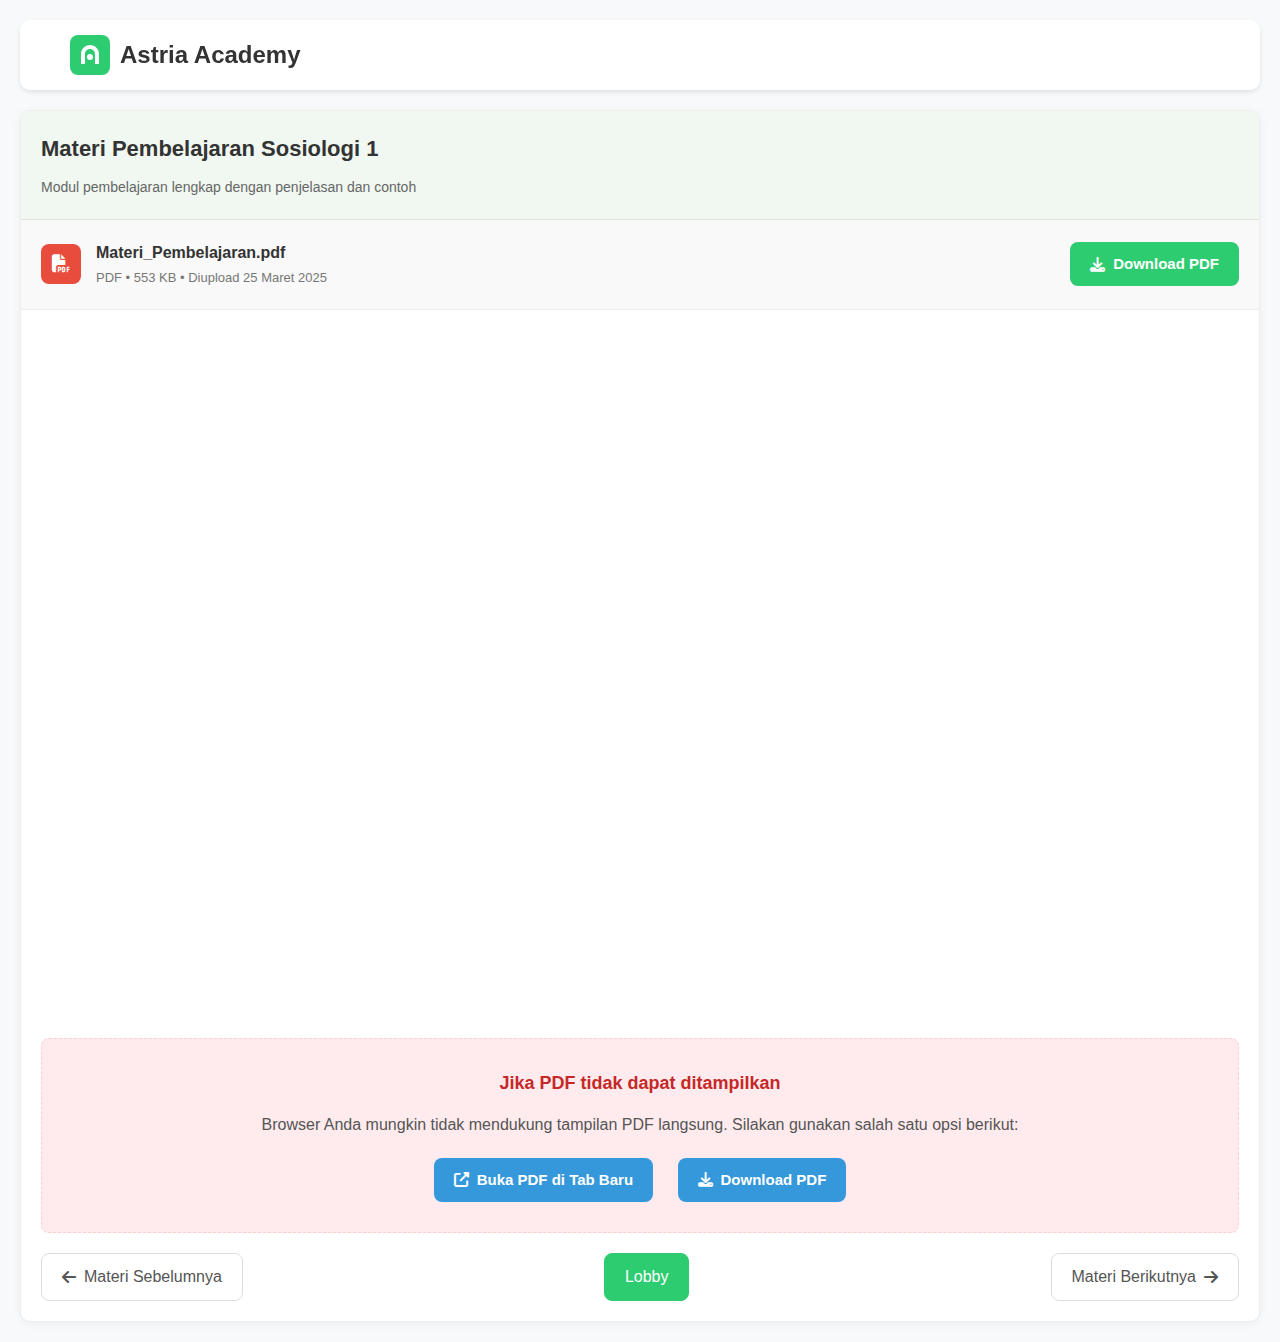
<file: Sosiologi/pdf.html>
<!DOCTYPE html>
<html lang="id">
<head>
    <meta charset="UTF-8">
    <meta name="viewport" content="width=device-width, initial-scale=1.0">
    <title>Materi Pembelajaran PDF - SainsIn</title>
    <link rel="stylesheet" href="https://cdnjs.cloudflare.com/ajax/libs/font-awesome/6.4.2/css/all.min.css">
    <style>
        * {
            margin: 0;
            padding: 0;
            box-sizing: border-box;
            font-family: 'Segoe UI', Tahoma, Geneva, Verdana, sans-serif;
        }
        
        body {
            background-color: #f8f9fa;
            color: #333;
            line-height: 1.6;
            padding: 20px;
        }
        
        .navbar {
            display: flex;
            justify-content: space-between;
            align-items: center;
            padding: 15px 50px;
            background-color: white;
            box-shadow: 0 2px 5px rgba(0,0,0,0.1);
            position: sticky;
            top: 0;
            z-index: 100;
            border-radius: 10px;
            margin-bottom: 20px;
        }
        
        .logo {
            display: flex;
            align-items: center;
        }
        
        .logo img {
            height: 40px;
            margin-right: 10px;
        }
        
        .logo h1 {
            font-size: 24px;
            font-weight: bold;
            color: #333;
        }
        
        .container {
            max-width: 1300px;
            margin: 0 auto;
            background-color: white;
            border-radius: 10px;
            overflow: hidden;
            box-shadow: 0 2px 10px rgba(0,0,0,0.05);
            border: 1px solid #eee;
        }
        
        .content-header {
            padding: 20px;
            background-color: #f0f8f1;
            border-bottom: 1px solid #e0e0e0;
        }
        
        .content-header h2 {
            font-size: 22px;
            color: #333;
            margin-bottom: 10px;
        }
        
        .content-header p {
            color: #666;
            font-size: 14px;
        }
        
        .download-section {
            padding: 20px;
            background-color: #f9f9f9;
            border-bottom: 1px solid #eee;
            display: flex;
            align-items: center;
            justify-content: space-between;
            flex-wrap: wrap;
            gap: 15px;
        }
        
        .file-info {
            display: flex;
            align-items: center;
        }
        
        .file-icon {
            width: 40px;
            height: 40px;
            background-color: #e74c3c;
            border-radius: 8px;
            display: flex;
            align-items: center;
            justify-content: center;
            color: white;
            font-size: 18px;
            margin-right: 15px;
        }
        
        .file-details h3 {
            font-size: 16px;
            color: #333;
            margin-bottom: 3px;
        }
        
        .file-details p {
            font-size: 13px;
            color: #777;
        }
        
        .download-btn {
            display: flex;
            align-items: center;
            padding: 10px 20px;
            background-color: #2ecc71;
            color: white;
            border: none;
            border-radius: 8px;
            font-size: 15px;
            font-weight: 600;
            cursor: pointer;
            transition: all 0.3s ease;
            text-decoration: none;
        }
        
        .download-btn:hover {
            background-color: #27ae60;
            transform: translateY(-2px);
            box-shadow: 0 4px 8px rgba(46, 204, 113, 0.2);
        }
        
        .download-btn i {
            margin-right: 8px;
        }
        
        .pdf-container {
            width: 100%;
            height: 700px;
            border: none;
        }
        
        .pdf-fallback {
            display: none;
            padding: 30px;
            text-align: center;
            background-color: #ffebee;
            border: 1px dashed #ffcdd2;
            border-radius: 8px;
            margin: 20px;
        }
        
        .pdf-fallback h3 {
            font-size: 18px;
            color: #c62828;
            margin-bottom: 15px;
        }
        
        .pdf-fallback p {
            color: #555;
            margin-bottom: 20px;
        }
        
        .pdf-fallback-btn {
            display: inline-flex;
            align-items: center;
            padding: 10px 20px;
            background-color: #3498db;
            color: white;
            border: none;
            border-radius: 8px;
            font-size: 15px;
            font-weight: 600;
            cursor: pointer;
            transition: all 0.3s ease;
            text-decoration: none;
            margin: 0 10px;
        }
        
        .pdf-fallback-btn:hover {
            background-color: #2980b9;
            transform: translateY(-2px);
            box-shadow: 0 4px 8px rgba(52, 152, 219, 0.2);
        }
        
        .pdf-fallback-btn i {
            margin-right: 8px;
        }
        
        .navigation {
            display: flex;
            justify-content: space-between;
            margin: 20px;
        }
        
        .nav-btn {
            display: flex;
            align-items: center;
            padding: 10px 20px;
            background-color: white;
            border: 1px solid #ddd;
            border-radius: 8px;
            color: #555;
            text-decoration: none;
            font-weight: 500;
            transition: all 0.3s ease;
        }
        
        .nav-btn:hover {
            background-color: #f5f5f5;
            border-color: #ccc;
        }
        
        .nav-btn.prev i {
            margin-right: 8px;
        }
        
        .nav-btn.next i {
            margin-left: 8px;
        }
        
        .nav-btn.primary {
            background-color: #2ecc71;
            color: white;
            border-color: #2ecc71;
        }
        
        .nav-btn.primary:hover {
            background-color: #27ae60;
            border-color: #27ae60;
        }
        
        .bottom-links {
            display: flex;
            flex-wrap: wrap;
            gap: 10px;
            margin: 20px;
            padding: 20px;
            background-color: #f8f8f8;
            border-radius: 8px;
            border: 1px solid #eee;
        }
        
        .bottom-link {
            padding: 8px 15px;
            background-color: white;
            border: 1px solid #ddd;
            border-radius: 6px;
            color: #555;
            text-decoration: none;
            font-size: 14px;
            transition: all 0.3s ease;
        }
        
        .bottom-link:hover {
            background-color: #f0f8f1;
            border-color: #2ecc71;
            color: #2ecc71;
        }
        
        .bottom-link.active {
            background-color: #2ecc71;
            border-color: #2ecc71;
            color: white;
        }
        
        @media (max-width: 768px) {
            body {
                padding: 10px;
            }
            
            .navbar {
                padding: 15px 20px;
                margin-bottom: 15px;
            }
            
            .download-section {
                flex-direction: column;
                align-items: flex-start;
            }
            
            .download-btn {
                width: 100%;
                justify-content: center;
            }
            
            .pdf-container {
                height: 500px;
            }
            
            .navigation {
                flex-direction: column;
                gap: 10px;
            }
            
            .nav-btn {
                width: 100%;
                justify-content: center;
            }
            
            .pdf-fallback-btn {
                display: block;
                margin: 10px auto;
                width: 80%;
            }
        }
    </style>
</head>
<body>
    <!-- Navbar -->
    <nav class="navbar">
        <div class="logo">
            <img src="[data-uri]" alt="SainsIn Logo">
            <h1>Astria Academy</h1>
        </div>
    </nav>

    <div class="container">
        <div class="content-header">
            <h2>Materi Pembelajaran Sosiologi 1</h2>
            <p>Modul pembelajaran lengkap dengan penjelasan dan contoh</p>
        </div>
        
        <div class="download-section">
            <div class="file-info">
                <div class="file-icon">
                    <i class="fas fa-file-pdf"></i>
                </div>
                <div class="file-details">
                    <h3>Materi_Pembelajaran.pdf</h3>
                    <p>PDF • 553 KB • Diupload 25 Maret 2025</p>
                </div>
            </div>
            
            <a href="https://drive.google.com/uc?export=download&id=1jCpDgk08kBiXWSXAUOwn3m9YImZO5KgY" class="download-btn" download target="_blank">
                <i class="fas fa-download"></i>
                Download PDF
            </a>
        </div>

        <!-- PDF Viewer (Google Drive) -->
        <iframe 
            src="https://drive.google.com/file/d/1jCpDgk08kBiXWSXAUOwn3m9YImZO5KgY/preview" 
            class="pdf-container" 
            title="PDF Viewer"
            allowfullscreen>
        </iframe>

        <!-- Fallback jika browser tidak mendukung PDF -->
        <div class="pdf-fallback" id="pdf-fallback">
            <h3>Jika PDF tidak dapat ditampilkan</h3>
            <p>Browser Anda mungkin tidak mendukung tampilan PDF langsung. Silakan gunakan salah satu opsi berikut:</p>

            <!-- Tombol untuk membuka PDF di tab baru -->
            <a href="https://drive.google.com/file/d/1jCpDgk08kBiXWSXAUOwn3m9YImZO5KgY/preview" 
               class="pdf-fallback-btn" target="_blank">
                <i class="fas fa-external-link-alt"></i>
                Buka PDF di Tab Baru
            </a>

            <!-- Tombol download langsung -->
            <a href="https://drive.google.com/uc?export=download&id=1jCpDgk08kBiXWSXAUOwn3m9YImZO5KgY" 
               class="pdf-fallback-btn" download target="_blank">
                <i class="fas fa-download"></i>
                Download PDF
            </a>
        </div>
        
        <div class="navigation">
            <a href="#" class="nav-btn prev">
                <i class="fas fa-arrow-left"></i>
                Materi Sebelumnya
            </a>
            <a href="#" class="nav-btn primary">
                Lobby
            </a>
            <a href="#" class="nav-btn next">
                Materi Berikutnya
                <i class="fas fa-arrow-right"></i>
            </a>
        </div>
        
    </div>

    <script>
        // Jika iframe tidak bisa dimuat, tampilkan fallback
        document.querySelector("iframe").onerror = function() {
            document.getElementById("pdf-fallback").style.display = "block";
        };
        
        // Tambahan: cek jika iframe dimuat tapi kosong
        document.querySelector("iframe").onload = function() {
            try {
                // Coba akses konten iframe
                const iframeContent = this.contentWindow || this.contentDocument;
                if (!iframeContent || !iframeContent.document.body) {
                    document.getElementById("pdf-fallback").style.display = "block";
                }
            } catch (e) {
                // Jika ada error (seperti masalah cross-origin), tampilkan fallback
                document.getElementById("pdf-fallback").style.display = "block";
            }
        };
    </script>
</body>
</html>
</file>
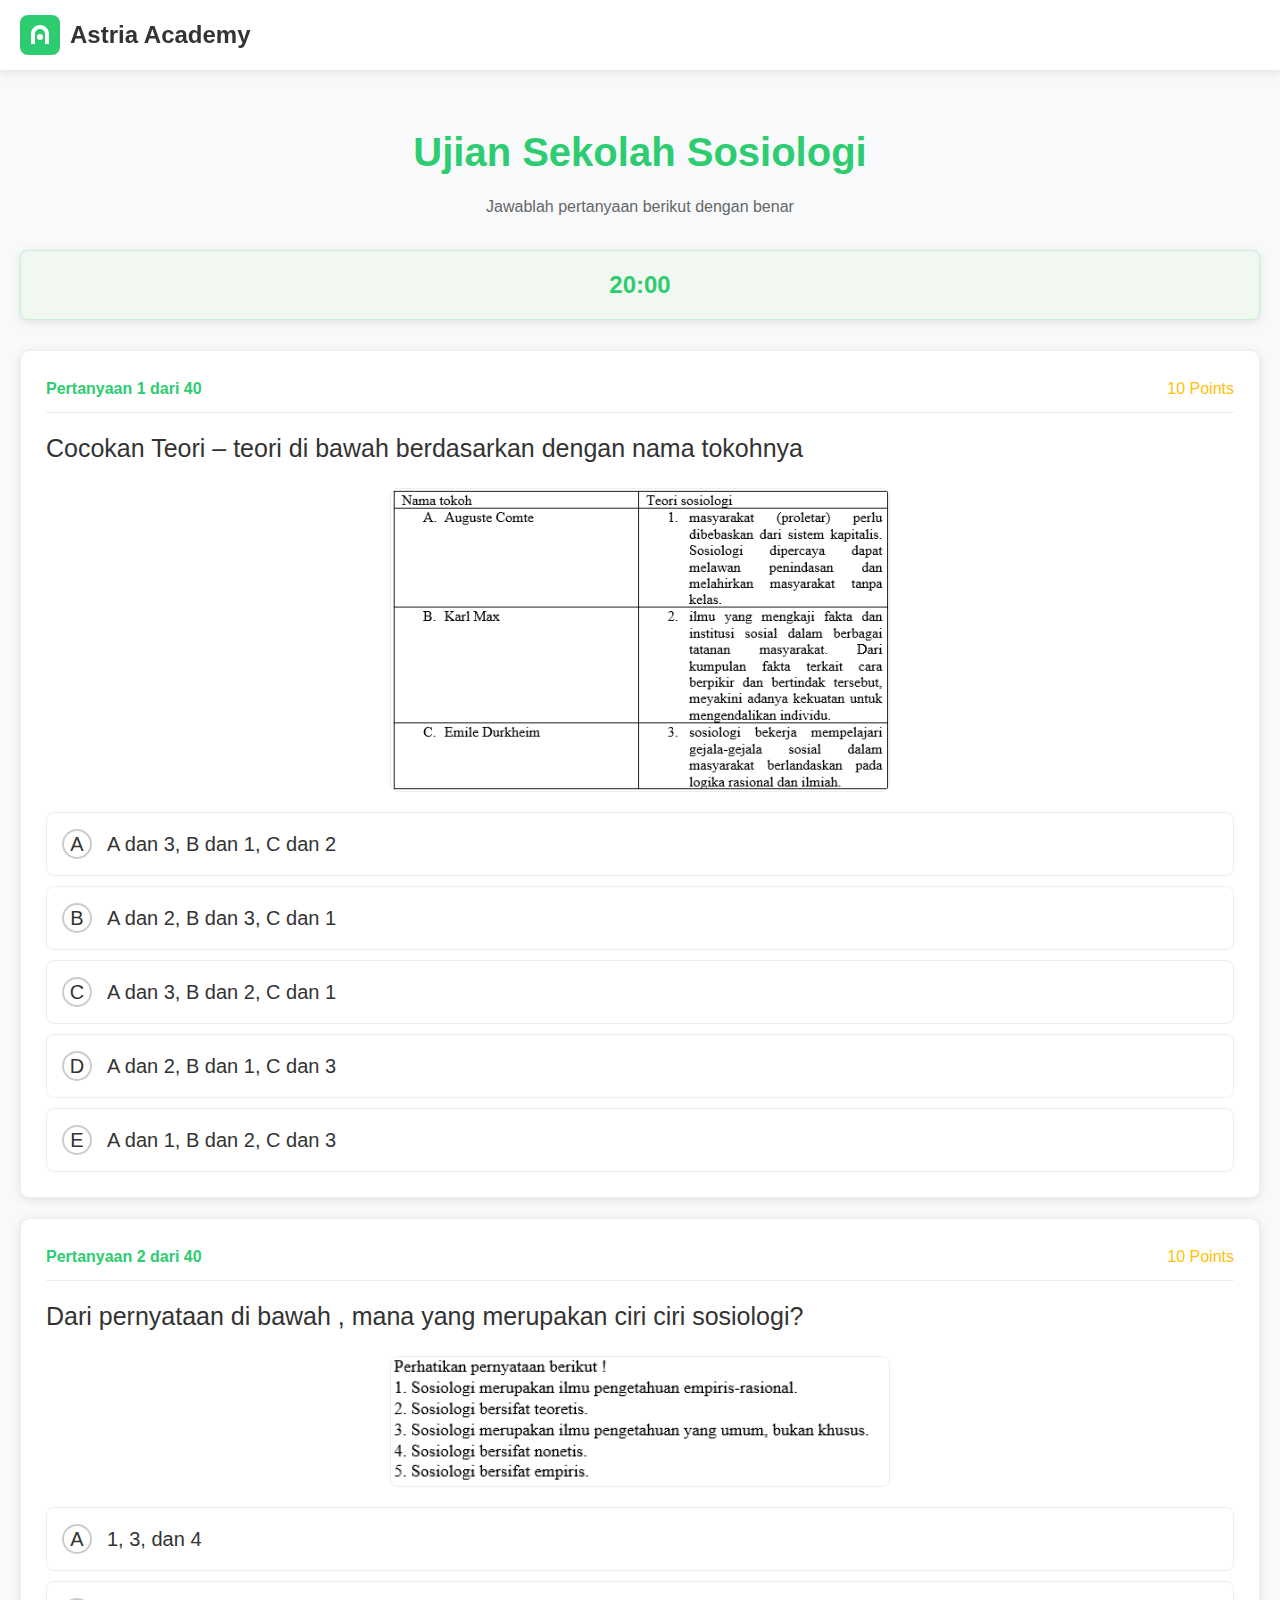
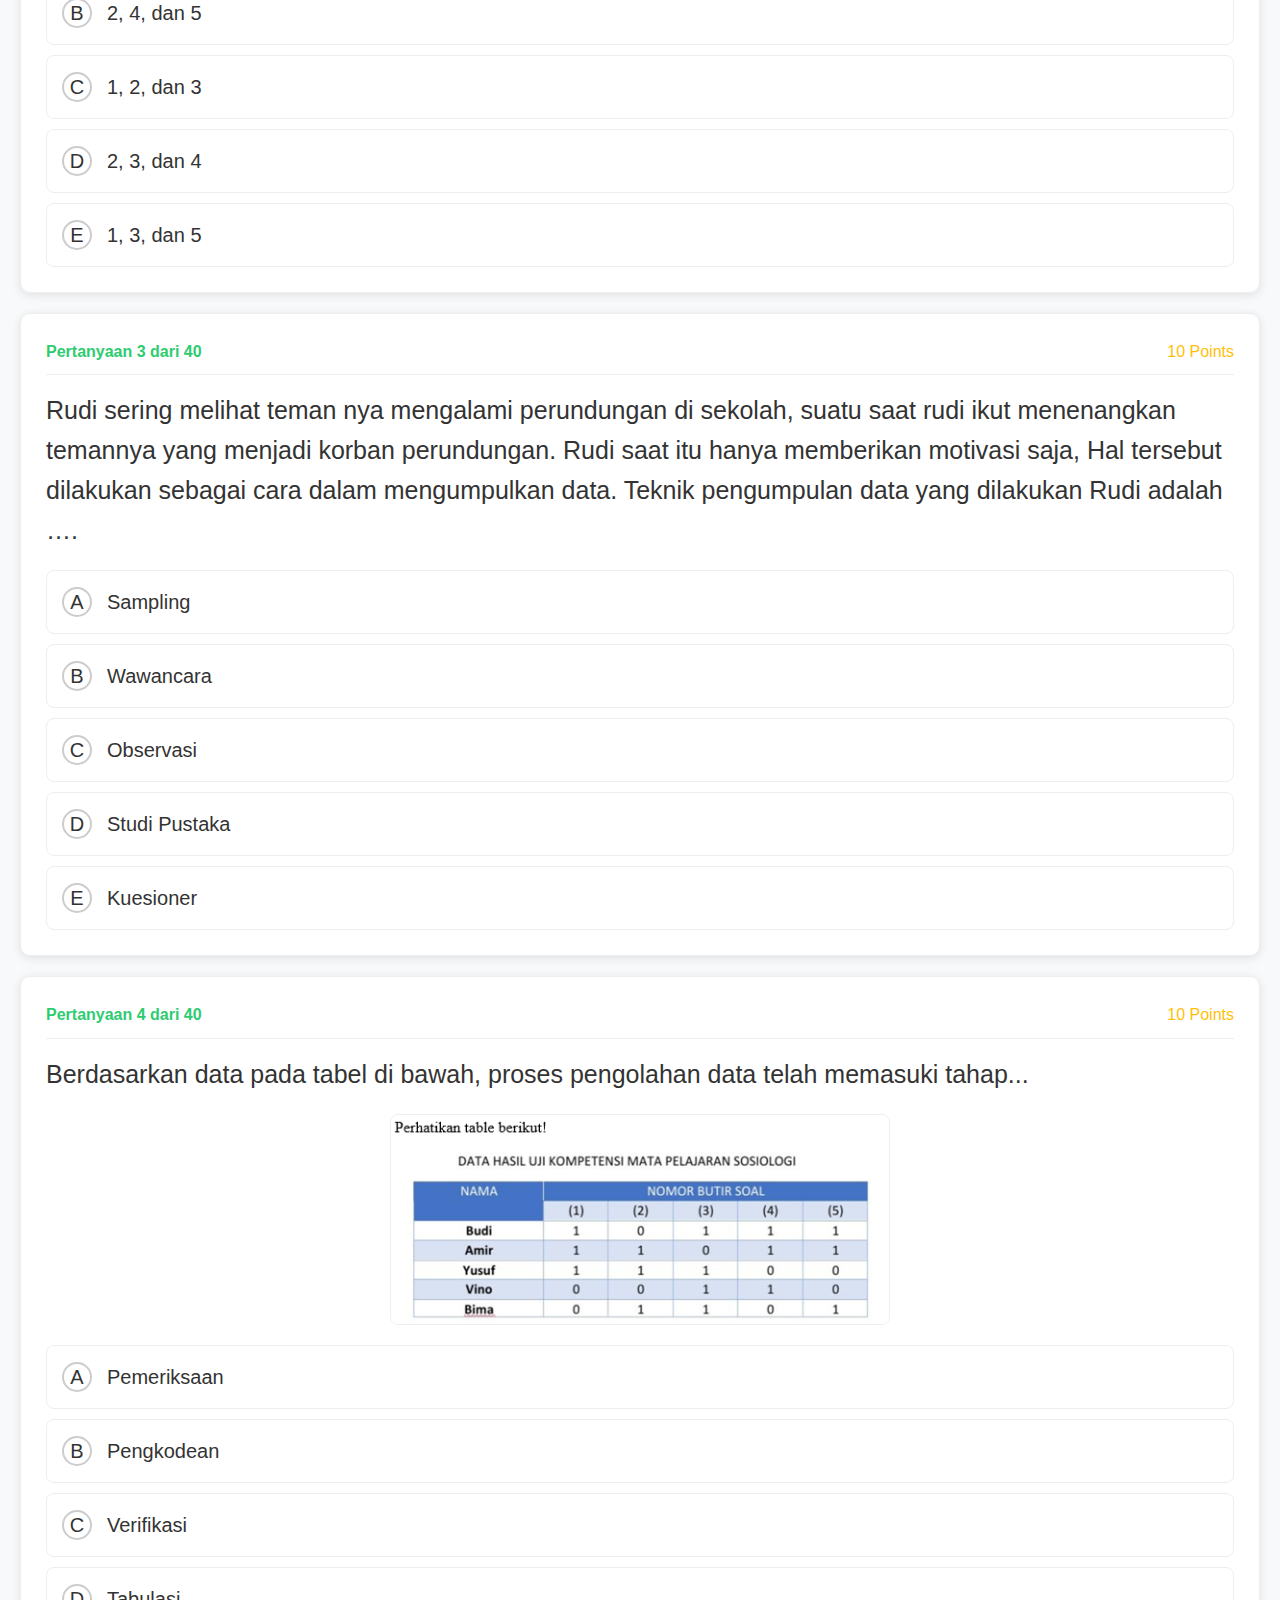
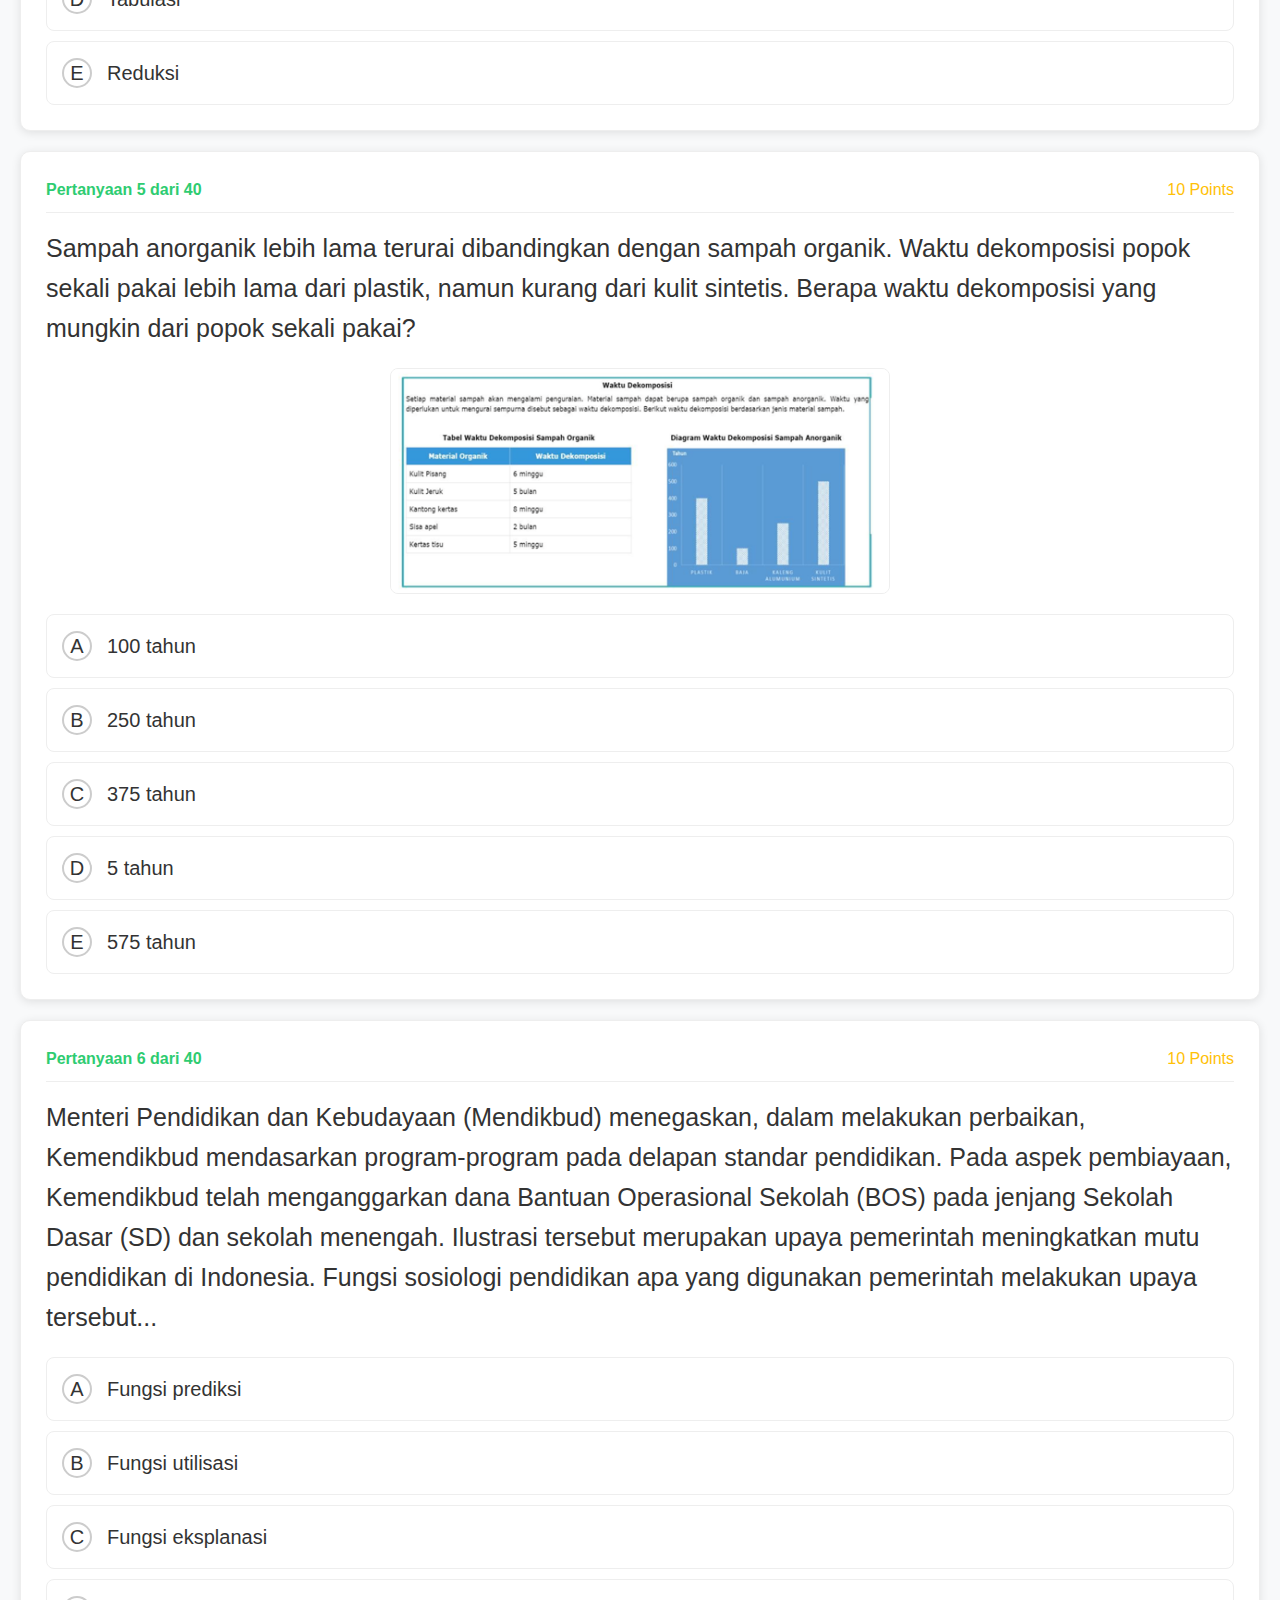
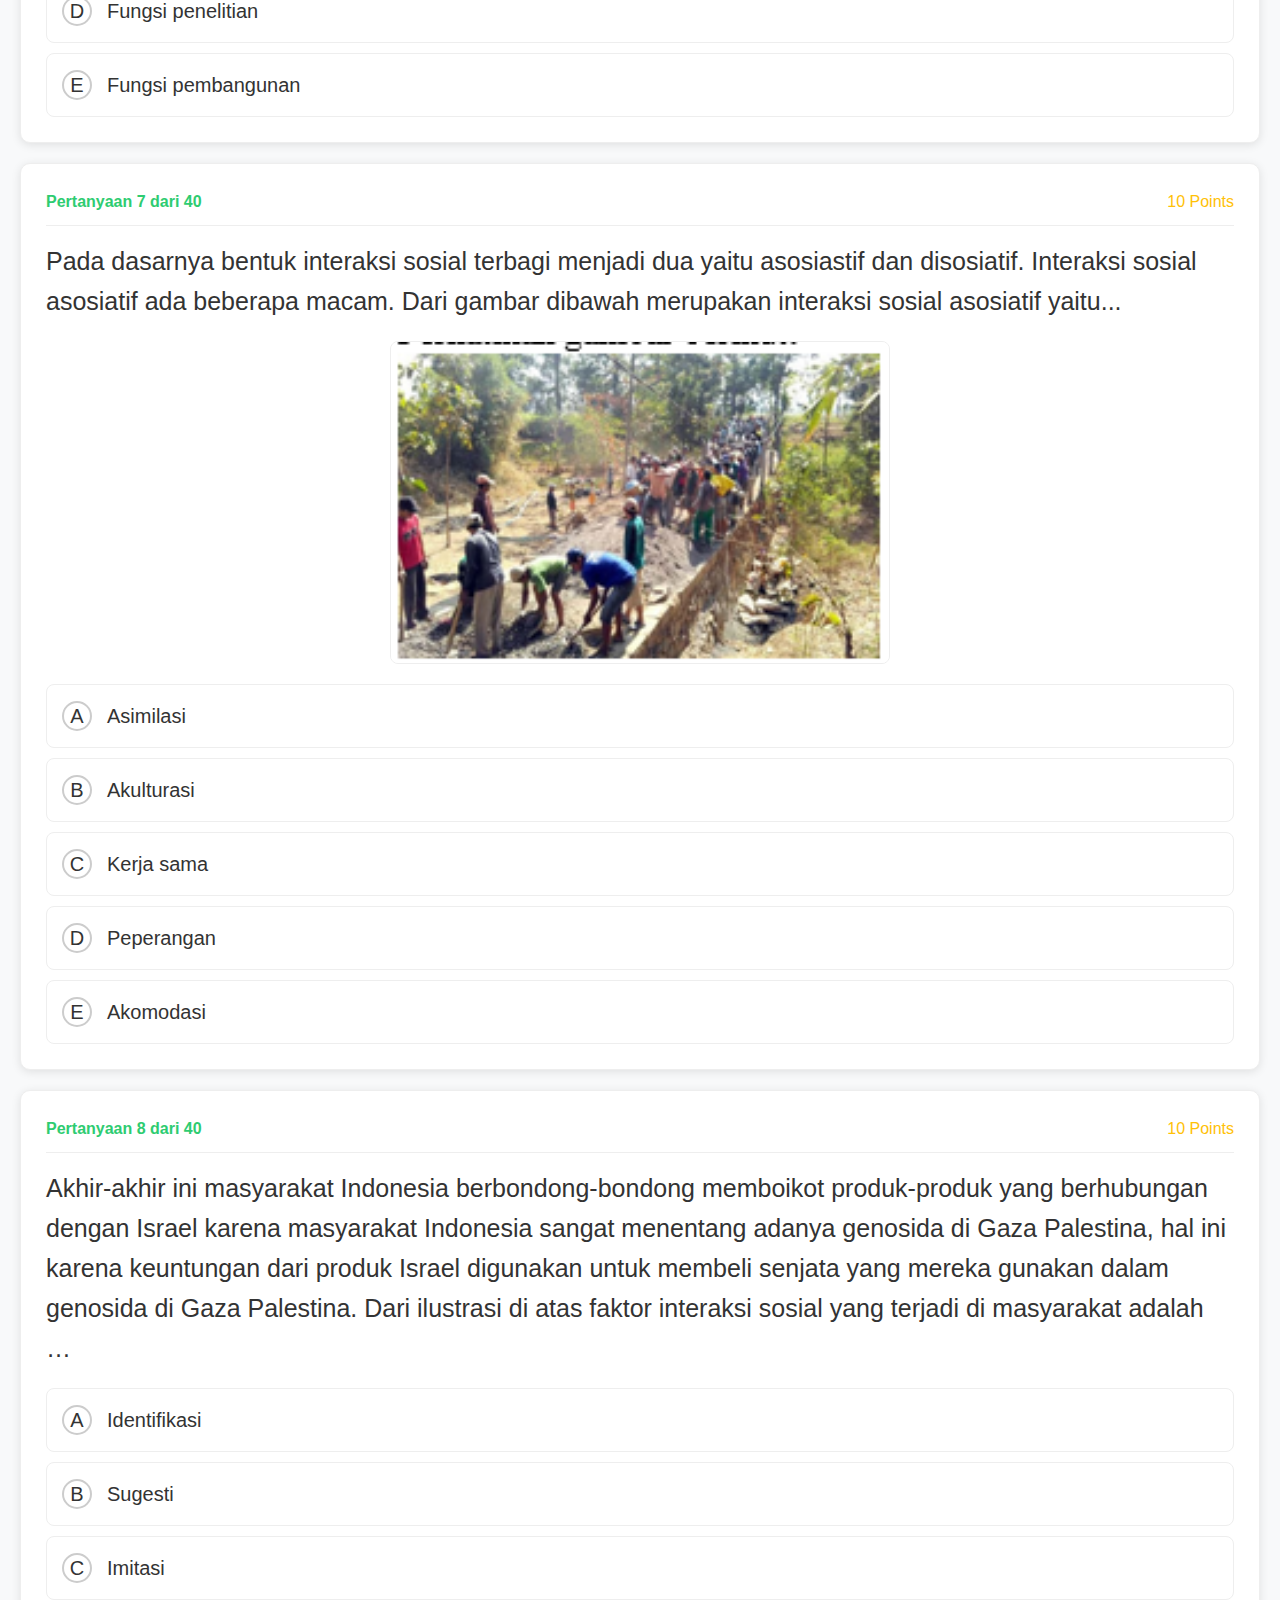
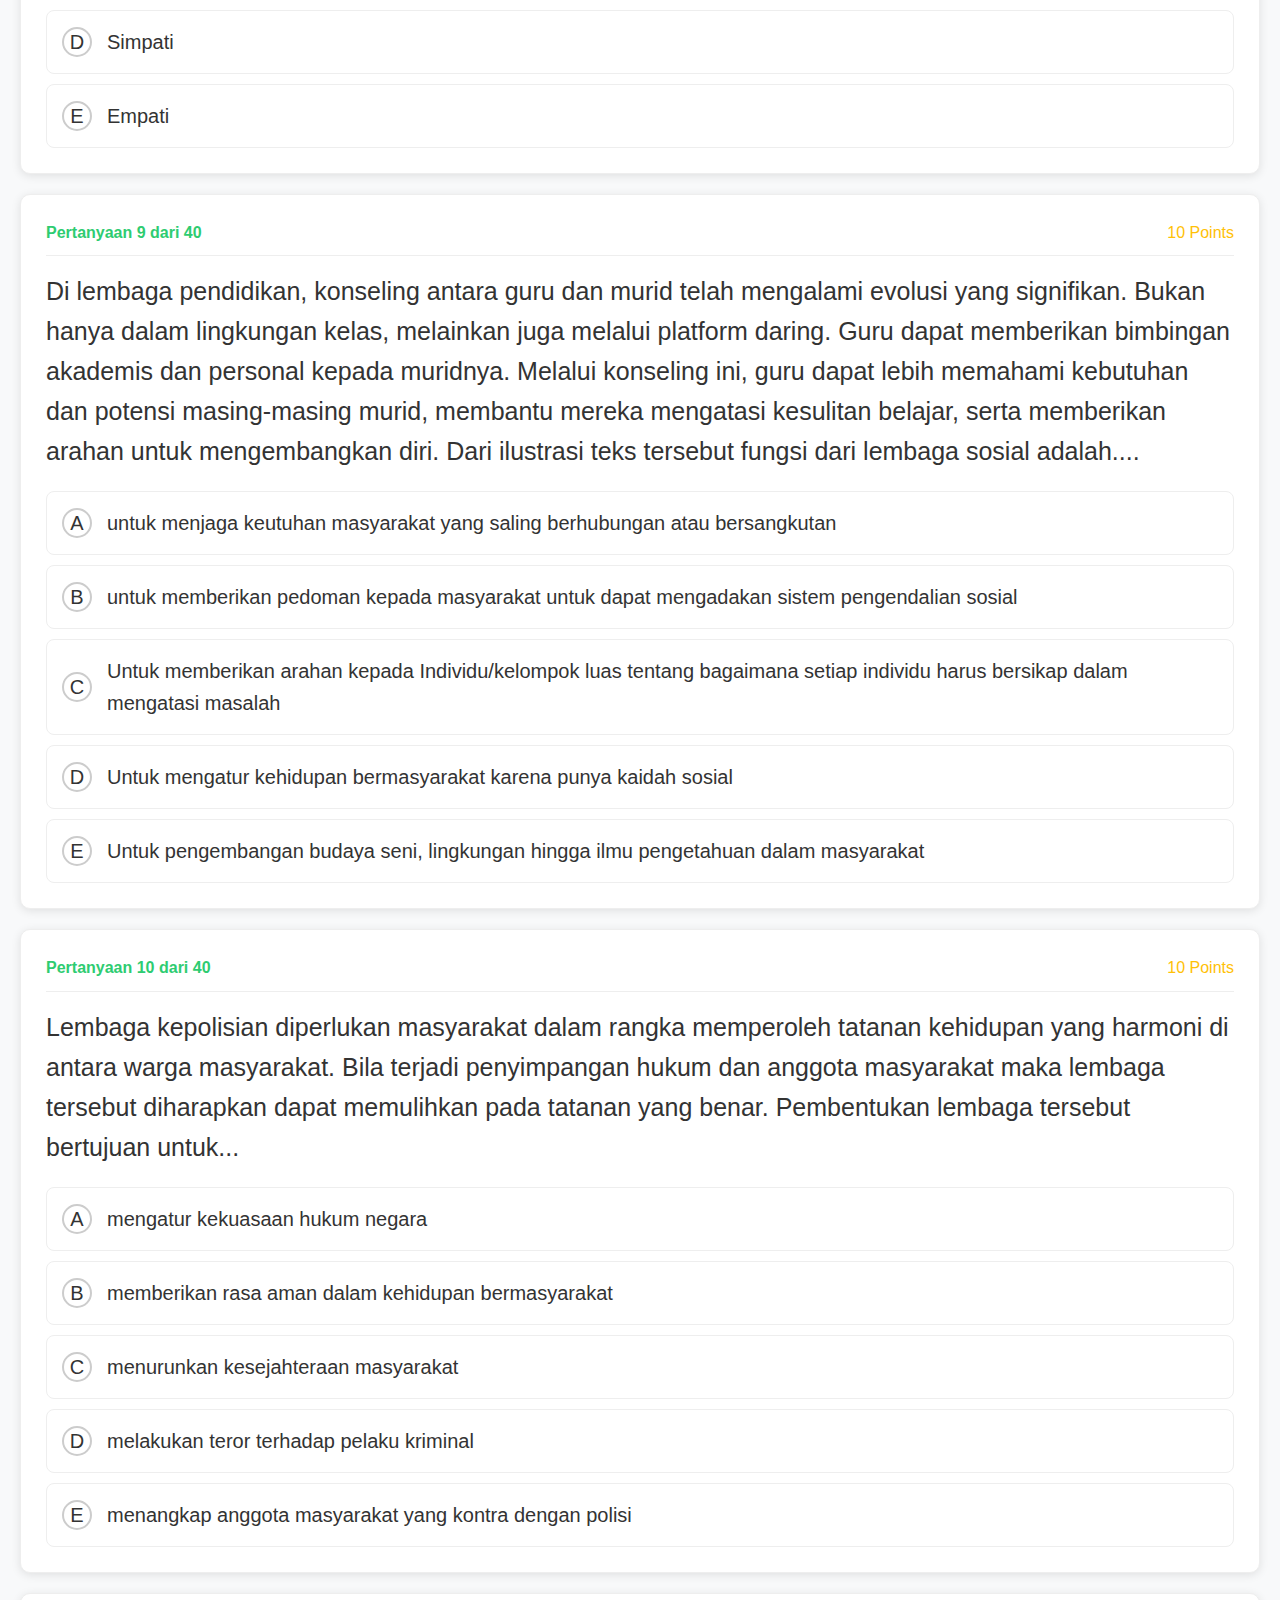
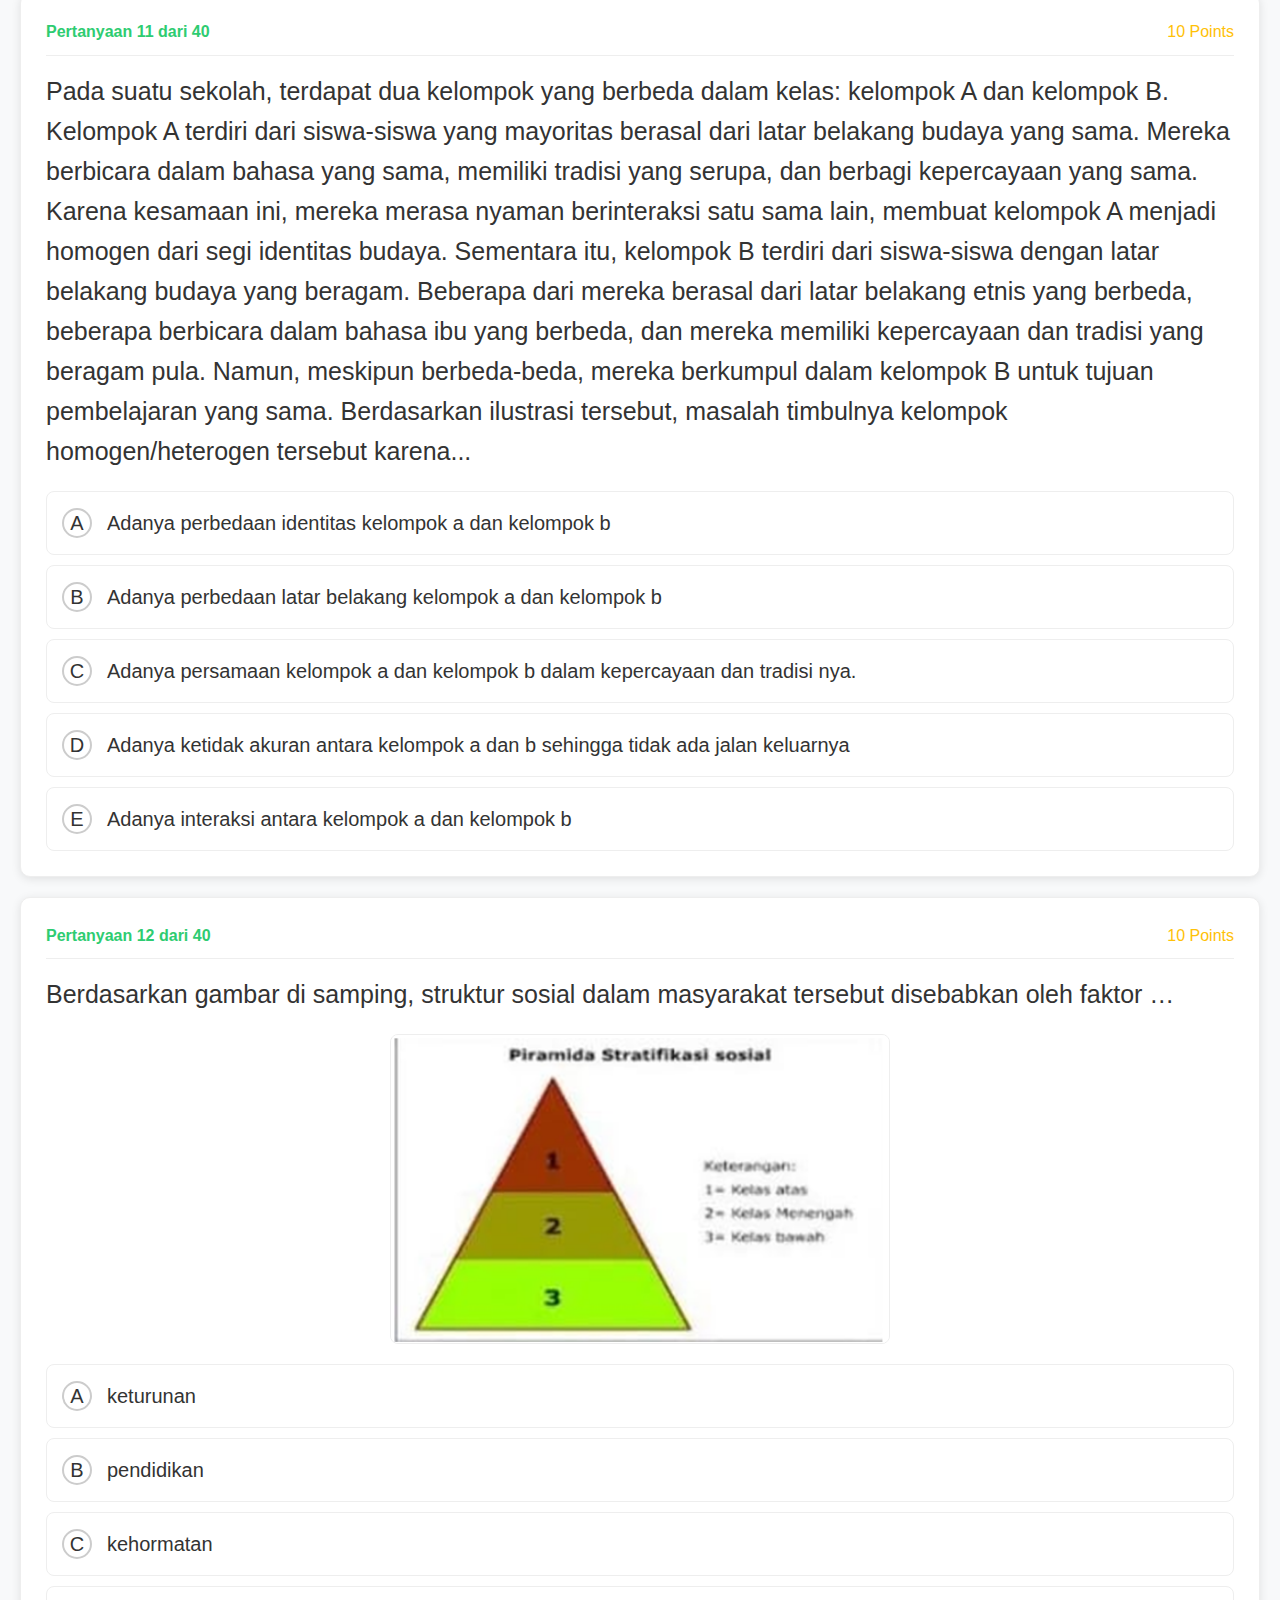
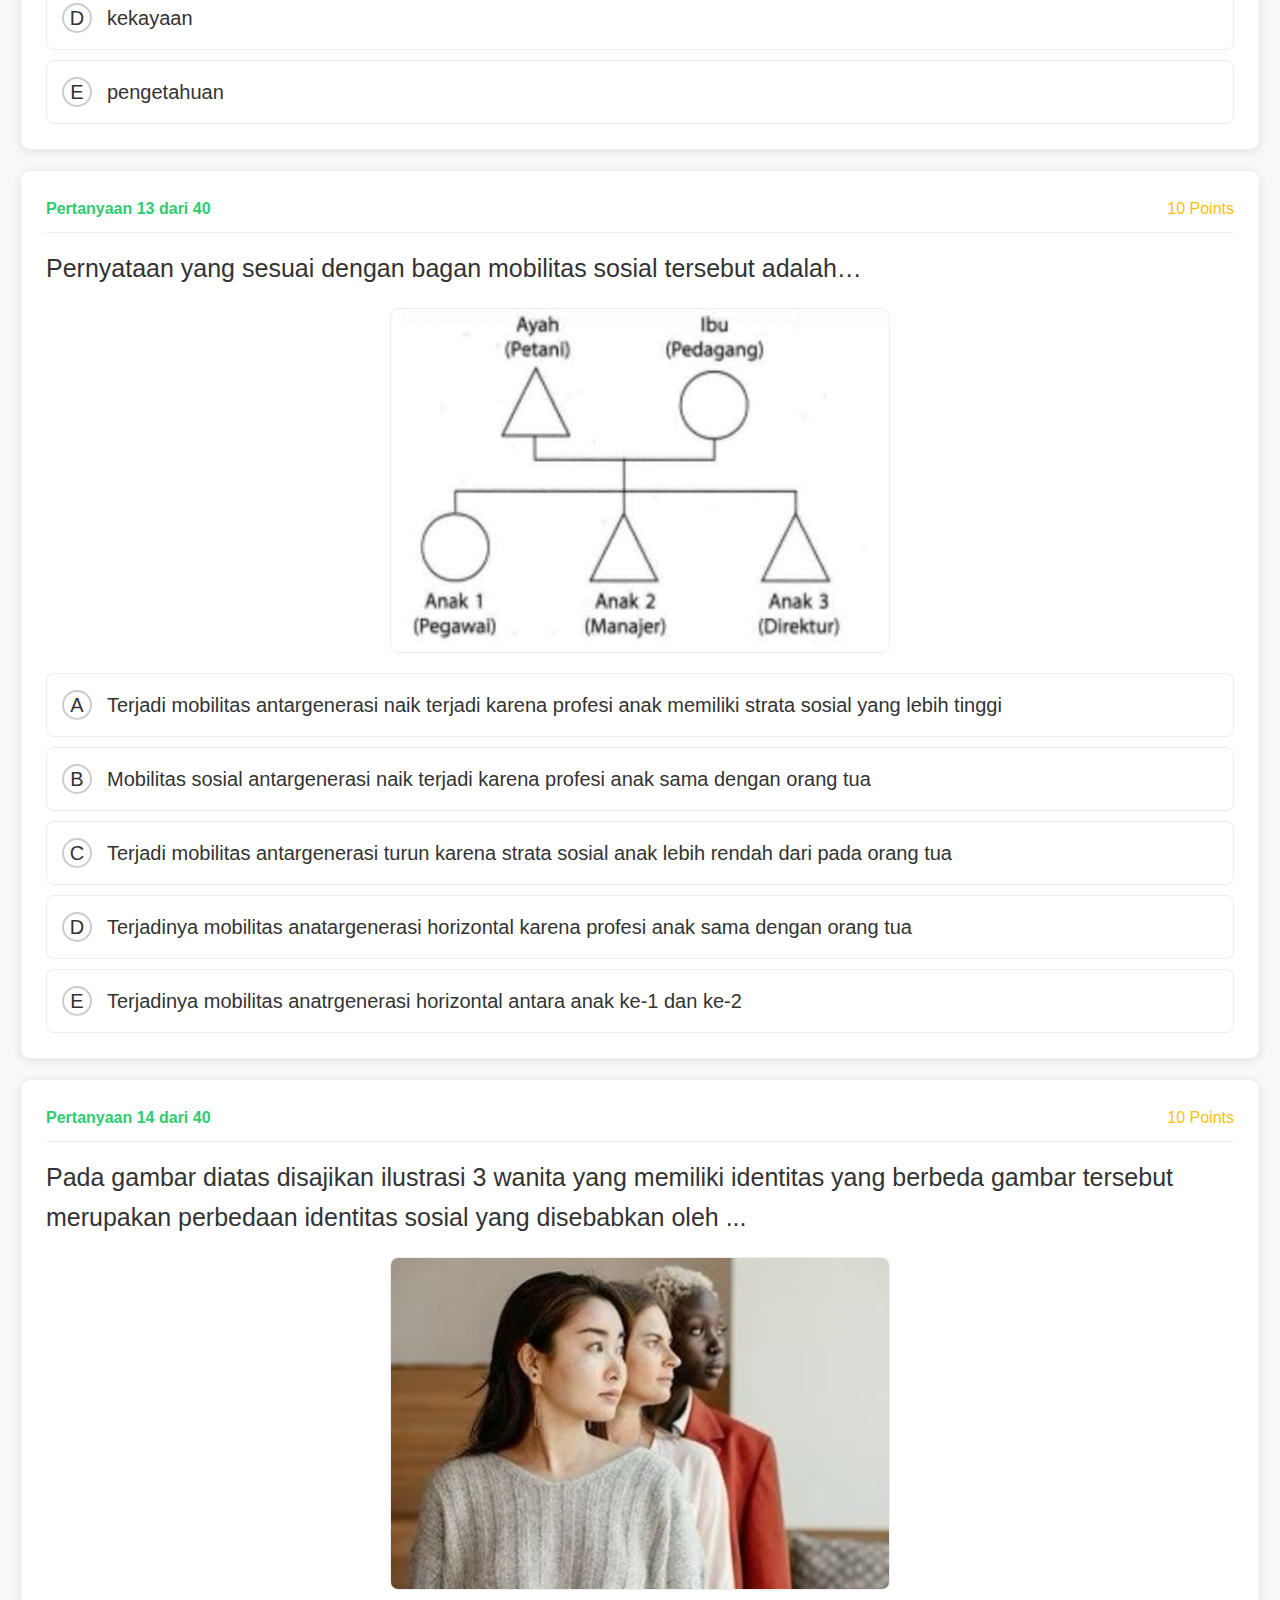
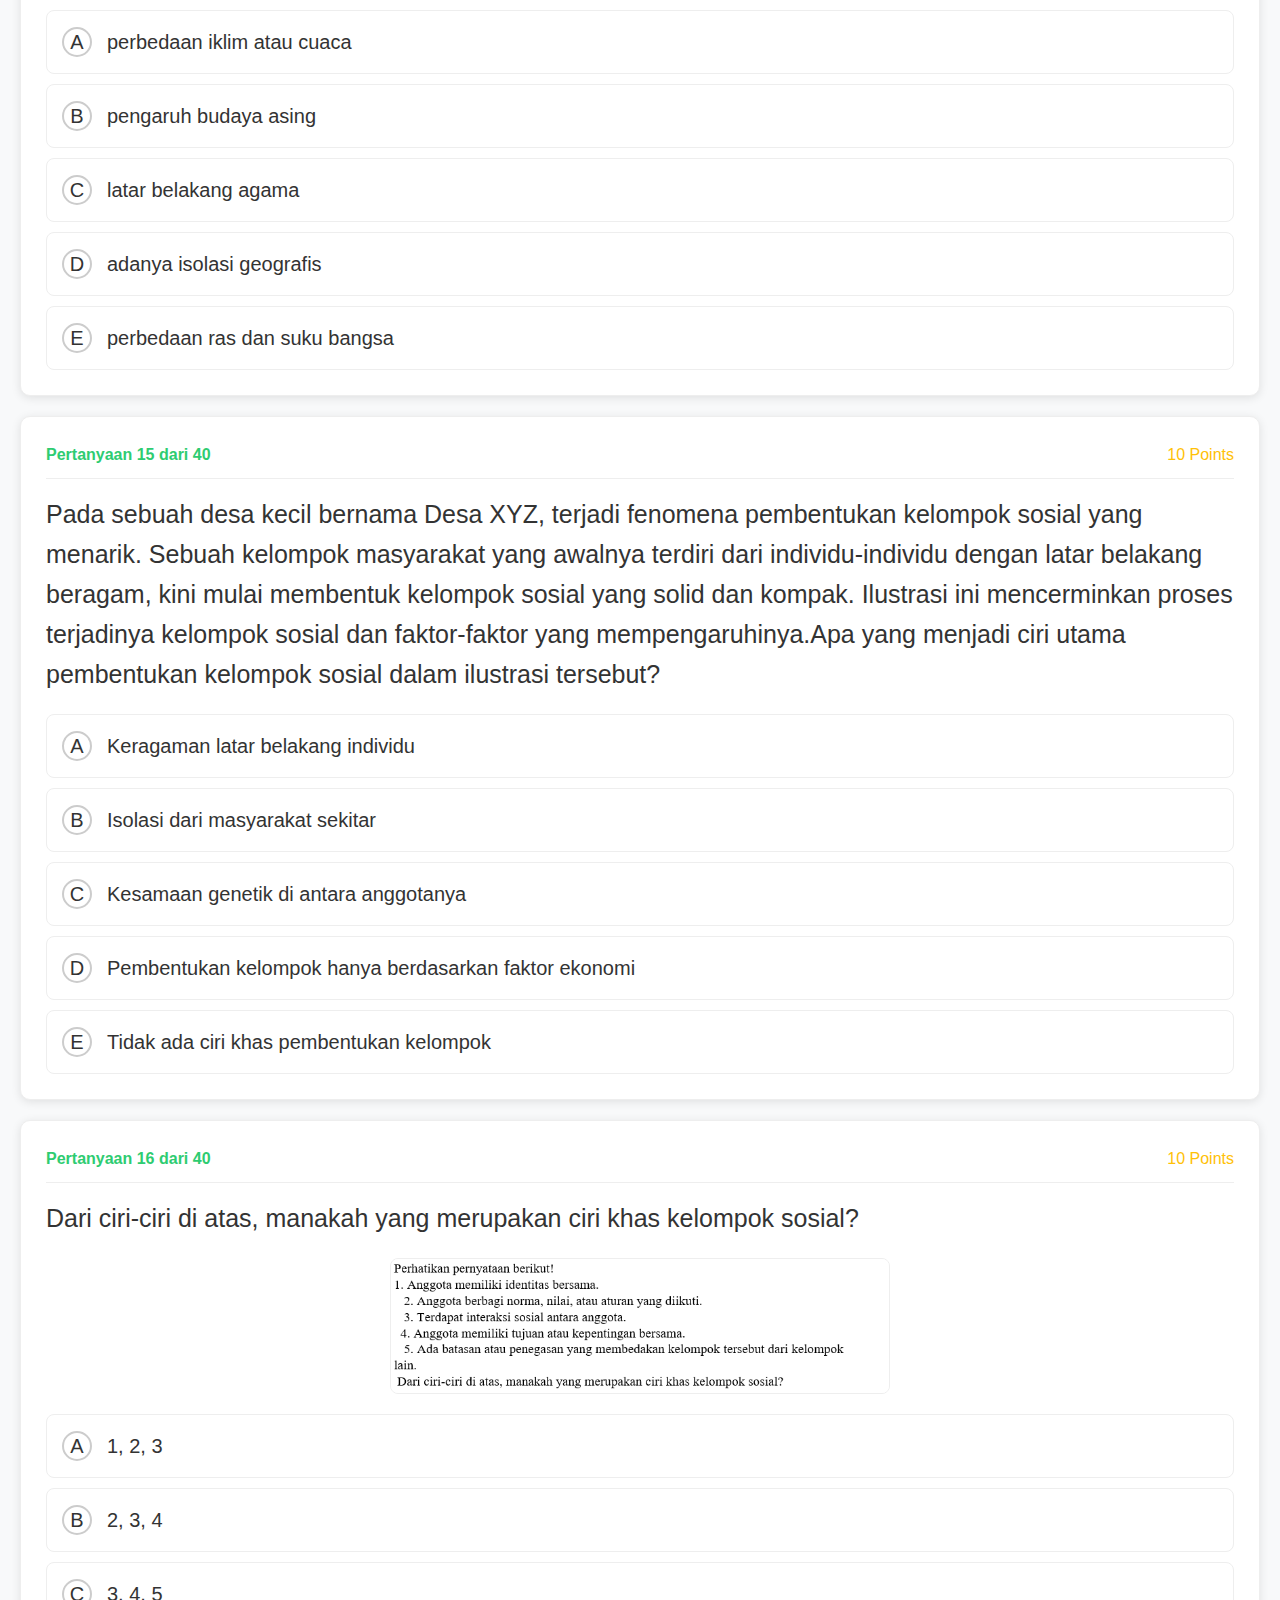
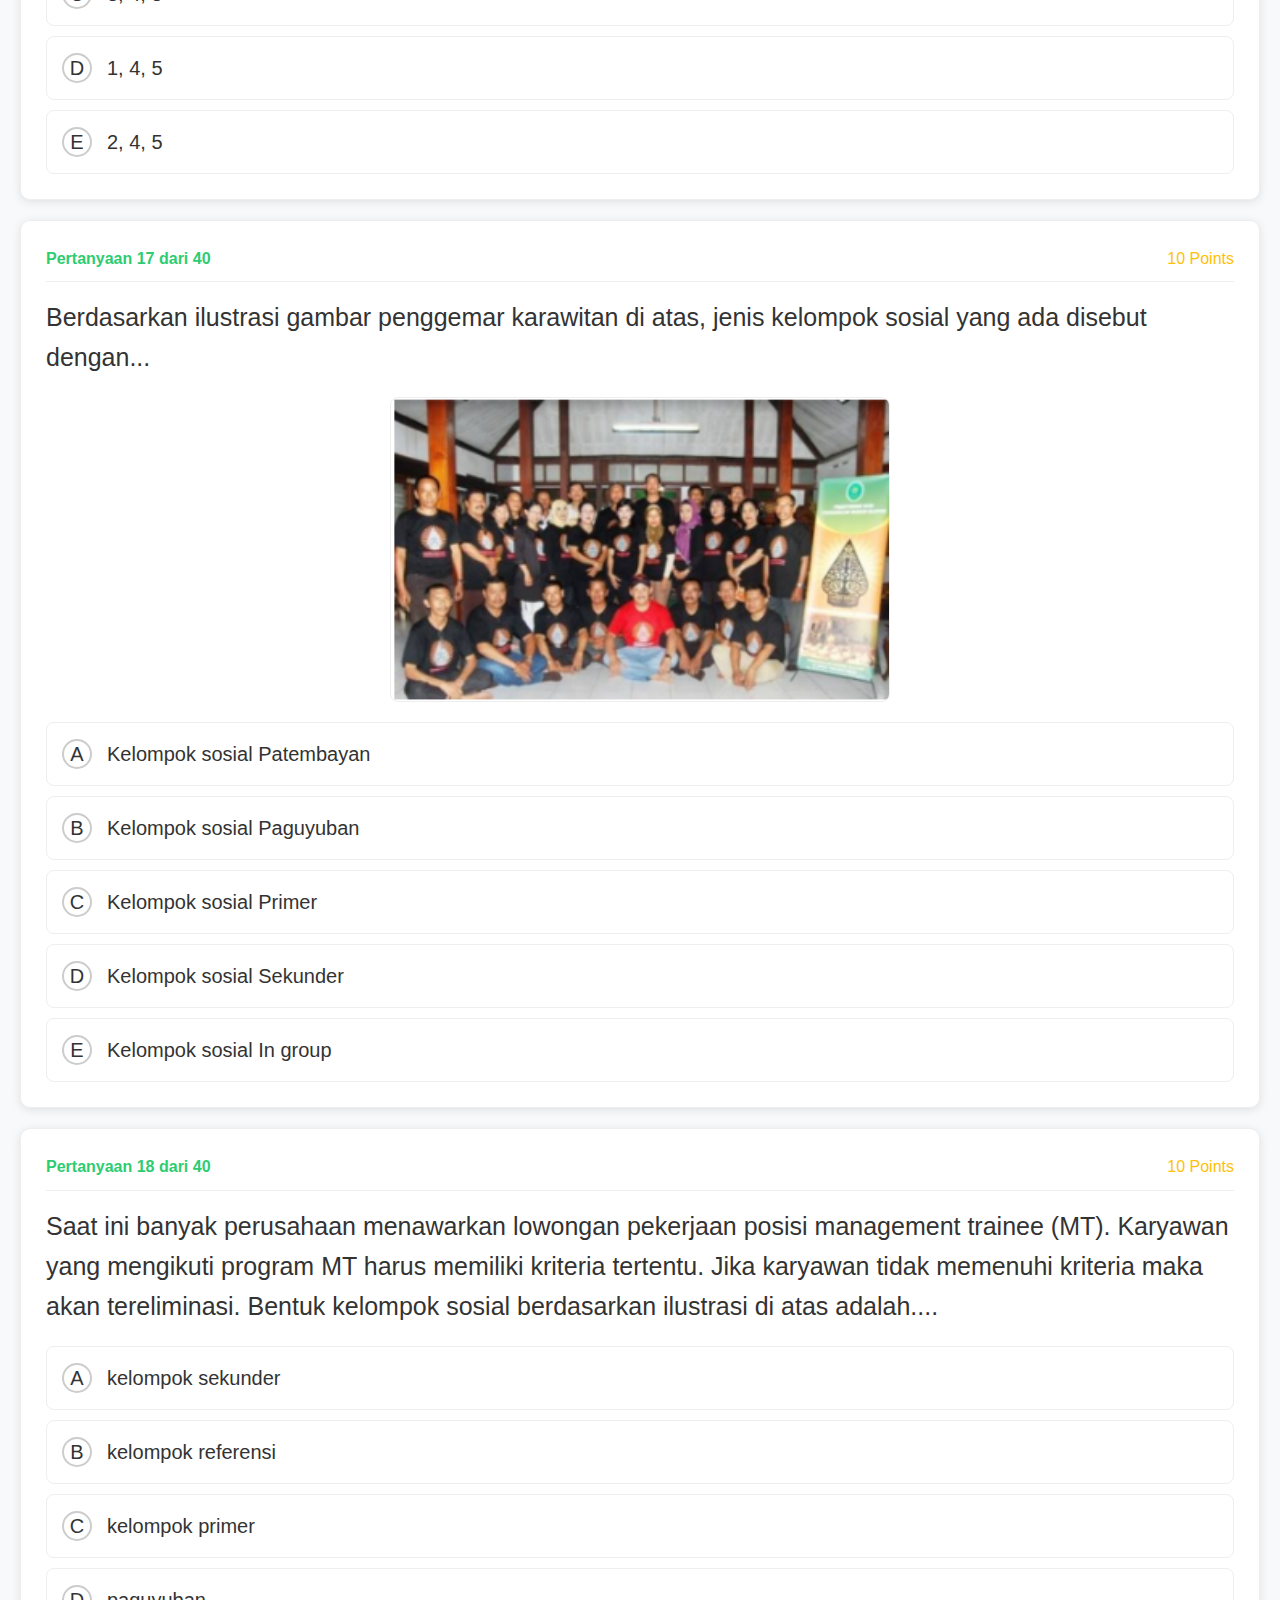
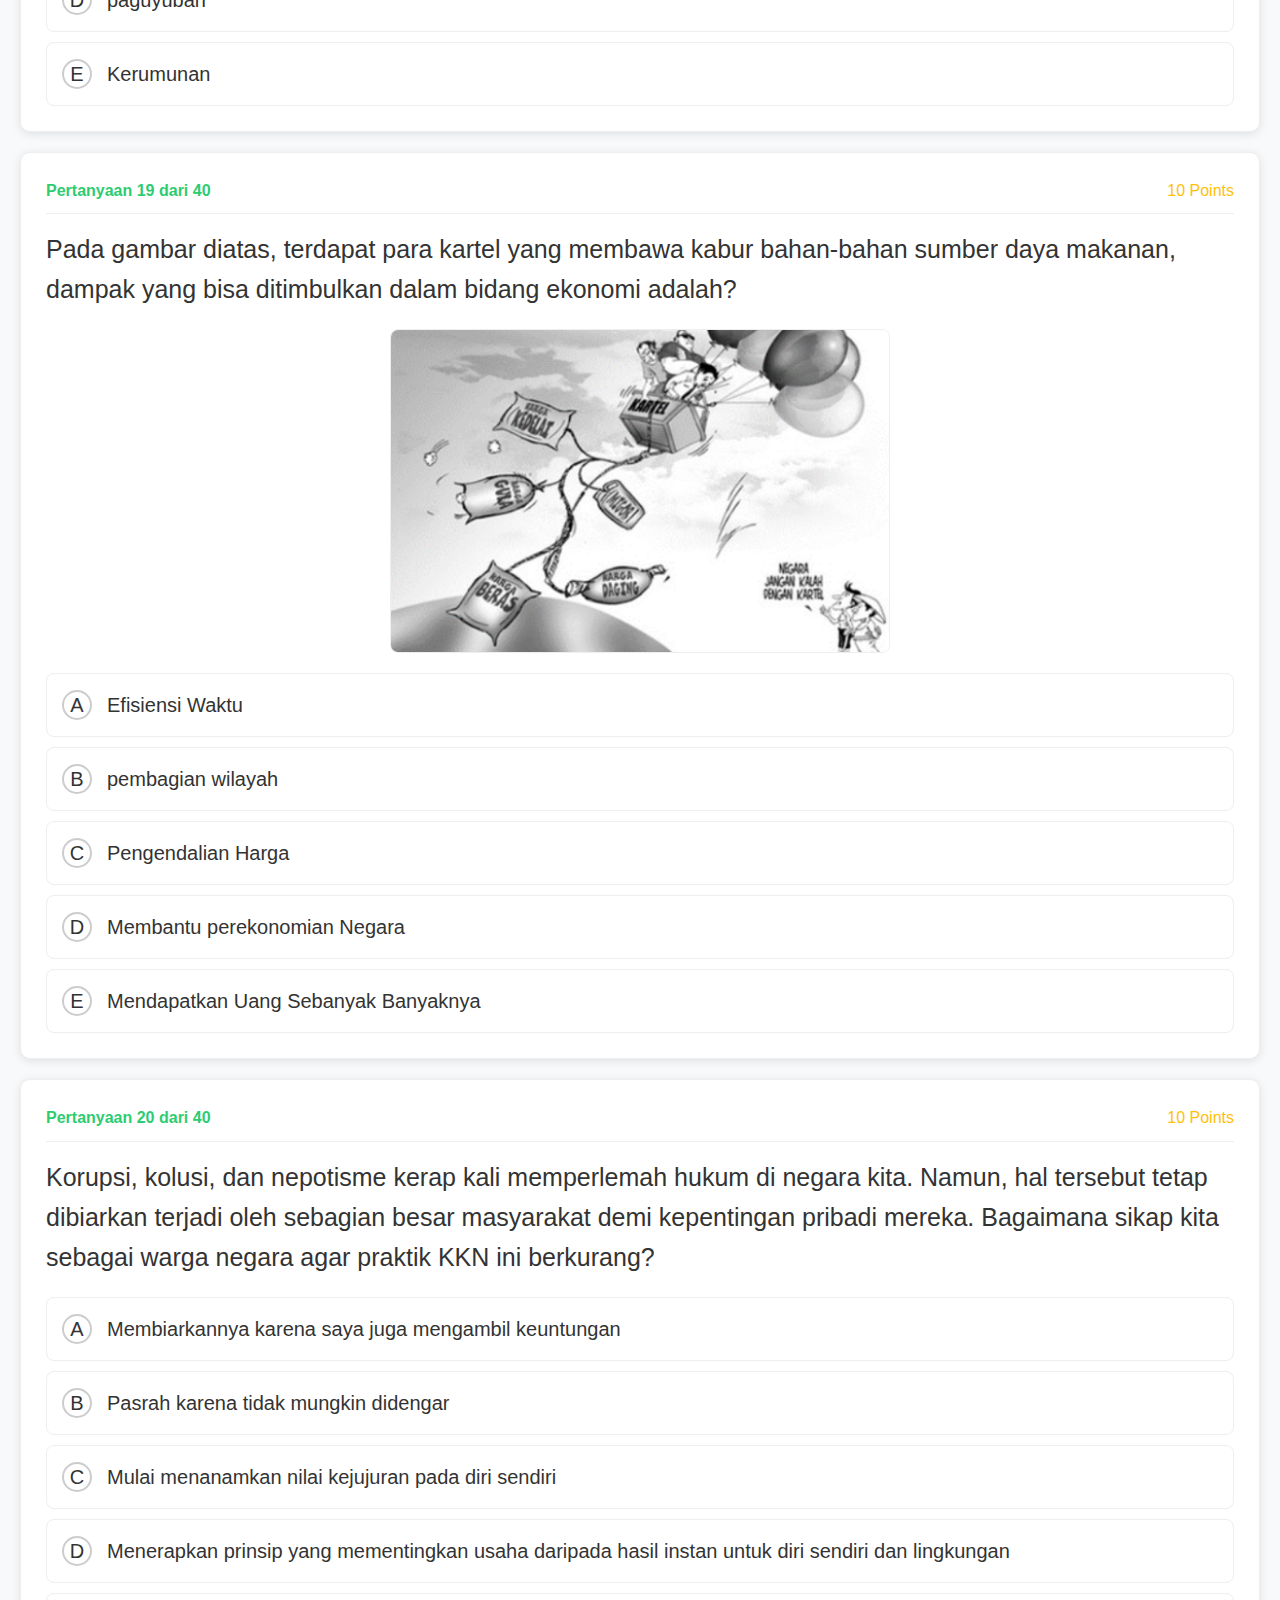
<file: Sosiologi/tryout1.html>
<!DOCTYPE html>
<html lang="id">
<head>
    <meta charset="UTF-8">
    <meta name="viewport" content="width=device-width, initial-scale=1.0">
    <title>Ujian Online - SainsIn</title>
    <link rel="stylesheet" href="../mode.css">
    <style></style>
</head>
<body>
    <!-- Navbar -->
    <nav class="navbar">
        <div class="logo">
            <img src="[data-uri]" alt="SainsIn Logo">
            <h1>Astria Academy</h1>
        </div>
    </nav>
    
    <div class="container">
        <div id="loading" class="loading">
            <i class="fas fa-spinner"></i> Memuat soal ujian...
        </div>
        
        <div id="exam-content" style="display: none;">
            <div class="exam-header">
                <h1 id="exam-title">Ujian Online</h1>
                <p id="exam-description">Jawablah pertanyaan berikut dengan benar</p>
            </div>
            
            <div class="timer-container">
                <div class="timer" id="timer">00:00</div>
            </div>
            
            <form id="exam-form">
                <!-- Questions will be dynamically inserted here -->
                
                <button type="button" id="submit-btn" class="submit-btn">Selesai & Lihat Hasil</button>
            </form>
            
            <div class="result-container" id="result-container">
                <div class="result-header">Hasil Ujian Anda</div>
                <div class="score" id="score">0/0</div>
                <div class="result-message" id="result-message">Anda telah menyelesaikan ujian.</div>
                <button type="button" id="review-btn" class="review-btn">Lihat Jawaban</button>
            </div>
        </div>
    </div>
    
    <script>
        // Global variables
        let examData = null;
        let correctAnswers = {};
        let totalPoints = 0;
        
        // Load exam data from JSON
        async function loadExamData() {
            try {
                // In a real application, you would fetch this from a server
                // For this example, we'll use the JSON directly
                const response = await fetch('questions.json');
                examData = await response.json();
                
                // Initialize the exam
                initializeExam(examData.exam);
                
                // Hide loading and show exam content
                document.getElementById('loading').style.display = 'none';
                document.getElementById('exam-content').style.display = 'block';
                
                // Start the timer
                startTimer(examData.exam.timeInMinutes * 60, document.getElementById('timer'));
            } catch (error) {
                console.error('Error loading exam data:', error);
                document.getElementById('loading').innerHTML = '<i class="fas fa-exclamation-triangle"></i> Error loading exam data. Please refresh the page.';
            }
        }
        
        // Initialize the exam with data from JSON
        function initializeExam(exam) {
            // Set exam title and description
            document.getElementById('exam-title').textContent = exam.title;
            document.getElementById('exam-description').textContent = exam.description;
            
            // Create question containers
            const examForm = document.getElementById('exam-form');
            const submitBtn = document.getElementById('submit-btn');
            
            // Remove any existing questions (except the submit button)
            while (examForm.firstChild && examForm.firstChild !== submitBtn) {
                examForm.removeChild(examForm.firstChild);
            }
            
            // Add questions
            exam.questions.forEach((question, index) => {
                // Create question container
                const questionContainer = document.createElement('div');
                
                questionContainer.className = 'question-container';
                
                // Create question header
                const questionHeader = document.createElement('div');
                questionHeader.className = 'question-header';
                
                const questionNumber = document.createElement('div');
                questionNumber.className = 'question-number';
                questionNumber.textContent = `Pertanyaan ${index + 1} dari ${exam.questions.length}`;
                
                const points = document.createElement('div');
                points.className = 'points';
                points.innerHTML = `<i class="fas fa-trophy"></i> ${question.points} Points`;
                
                questionHeader.appendChild(questionNumber);
                questionHeader.appendChild(points);
                
                // Create question text
                const questionText = document.createElement('div');
                questionText.className = 'question-text';
                questionText.textContent = question.text;
                
                // Add image if question has one
                if (question.type === 'image' && question.imageUrl) {
                    const questionImage = document.createElement('img');
                    questionImage.src = question.imageUrl;
                    questionImage.alt = 'Gambar Soal';
                    questionImage.className = 'question-image';
                    questionContainer.appendChild(questionHeader);
                    questionContainer.appendChild(questionText);
                    questionContainer.appendChild(questionImage);
                } else {
                    questionContainer.appendChild(questionHeader);
                    questionContainer.appendChild(questionText);
                }
                
                // Create options
                const options = document.createElement('div');
                options.className = 'options';
                
                question.options.forEach(option => {
                    const optionElement = document.createElement('label');
                    optionElement.className = 'option';
                    optionElement.htmlFor = `${question.id}-${option.id}`;
                    
                    const input = document.createElement('input');
                    input.type = 'radio';
                    input.name = question.id;
                    input.id = `${question.id}-${option.id}`;
                    input.value = option.id;
                    
                    const optionLabel = document.createElement('div');
                    optionLabel.className = 'option-label';
                    
                    const optionCircle = document.createElement('div');
                    optionCircle.className = 'option-circle';
                    optionCircle.textContent = option.id;
                    
                    const optionText = document.createElement('div');
                    optionText.className = 'option-text';
                    optionText.textContent = option.text;
                    
                    optionLabel.appendChild(optionCircle);
                    optionLabel.appendChild(optionText);
                    
                    optionElement.appendChild(input);
                    optionElement.appendChild(optionLabel);
                    
                    options.appendChild(optionElement);
                });
                
                questionContainer.appendChild(options);
                
                // Insert question container before submit button
                examForm.insertBefore(questionContainer, submitBtn);
                
                // Store correct answer
                correctAnswers[question.id] = question.correctAnswer;
                totalPoints += question.points;
            });
            
            // Add event listeners to options
            const options = document.querySelectorAll('.option');
            options.forEach(option => {
                option.addEventListener('click', function() {
                    // Remove selected class from all options in the same question
                    const name = this.querySelector('input').name;
                    document.querySelectorAll(`input[name="${name}"]`).forEach(input => {
                        input.closest('.option').classList.remove('selected');
                    });
                    
                    // Add selected class to clicked option
                    this.classList.add('selected');
                });
            });
            
            // Submit button event listener
            document.getElementById('submit-btn').addEventListener('click', submitExam);
            
            // Review button event listener
            document.getElementById('review-btn').addEventListener('click', reviewAnswers);
        }
        
        // Timer functionality
        function startTimer(duration, display) {
            let timer = duration, minutes, seconds;
            const interval = setInterval(function () {
                minutes = parseInt(timer / 60, 10);
                seconds = parseInt(timer % 60, 10);

                minutes = minutes < 10 ? "0" + minutes : minutes;
                seconds = seconds < 10 ? "0" + seconds : seconds;

                display.textContent = minutes + ":" + seconds;

                if (--timer < 0) {
                    clearInterval(interval);
                    display.textContent = "00:00";
                    submitExam();
                }
            }, 1000);
        }
        
        // Submit exam function
        function submitExam() {
            // Calculate score
            let score = 0;
            
            for (const [questionId, answer] of Object.entries(correctAnswers)) {
                const selectedOption = document.querySelector(`input[name="${questionId}"]:checked`);
                if (selectedOption && selectedOption.value === answer) {
                    score += examData.exam.questions.find(q => q.id === questionId).points;
                }
            }
            
            // Display results
            document.getElementById('score').textContent = score + "/" + totalPoints;
            
            // Display message based on score
            const resultMessage = document.getElementById('result-message');
            const percentage = (score / totalPoints) * 100;
            
            if (percentage >= 80) {
                resultMessage.textContent = "Selamat! Anda mendapatkan nilai yang sangat baik.";
            } else if (percentage >= 60) {
                resultMessage.textContent = "Bagus! Anda telah lulus ujian ini.";
            } else {
                resultMessage.textContent = "Anda perlu belajar lebih giat lagi.";
            }
            
            // Show result container
            document.getElementById('result-container').style.display = 'block';
            
            // Hide submit button
            document.getElementById('submit-btn').style.display = 'none';
            
            // Disable all inputs
            const inputs = document.querySelectorAll('input[type="radio"]');
            inputs.forEach(input => {
                input.disabled = true;
            });
            
            // Scroll to results
            document.getElementById('result-container').scrollIntoView({ behavior: 'smooth' });
        }
        
        // Review answers function
        function reviewAnswers() {
            // For each question, mark correct and wrong answers
            for (const [questionId, answer] of Object.entries(correctAnswers)) {
                const selectedOption = document.querySelector(`input[name="${questionId}"]:checked`);
                const correctOption = document.querySelector(`input[name="${questionId}"][value="${answer}"]`);
                
                // Mark correct answer
                correctOption.closest('.option').classList.add('correct-answer');
                correctOption.closest('.option').querySelector('.option-label').innerHTML += '<span class="answer-indicator correct-indicator"> ✓ Jawaban Benar</span>';
                
                // If selected answer is wrong, mark it
                if (selectedOption && selectedOption.value !== answer) {
                    selectedOption.closest('.option').classList.add('wrong-answer');
                    selectedOption.closest('.option').querySelector('.option-label').innerHTML += '<span class="answer-indicator wrong-indicator"> ✗ Jawaban Salah</span>';
                }
            }
            
            // Hide review button
            document.getElementById('review-btn').style.display = 'none';
            
            // Scroll to top
            window.scrollTo({ top: 0, behavior: 'smooth' });
        }
        
        // Load exam data when page loads
        window.onload = loadExamData;
    </script>
</body>
</html>
</file>
<file: mode.css>
/* Base Styles with Dark Mode Support */
:root {
    /* Light mode colors */
    --bg-primary: #f8f9fa;
    --bg-secondary: #ffffff;
    --bg-accent: #f0f8f1;
    --text-primary: #333333;
    --text-secondary: #666666;
    --accent-color: #2ecc71;
    --accent-hover: #27ae60;
    --border-color: #eeeeee;
    --shadow-color: rgba(0, 0, 0, 0.1);
    --shadow-hover: rgba(0, 0, 0, 0.15);
    --option-hover: #f9f9f9;
    --option-selected: #e8f5e9;
    --correct-bg: #e8f5e9;
    --wrong-bg: #fde9e7;
    --correct-color: #2ecc71;
    --wrong-color: #e74c3c;
    --star-color: #ffc107;
    --school-bg: #f0f0f0;
  }
  
  /* Dark mode colors */
  @media (prefers-color-scheme: dark) {
    :root {
      --bg-primary: #121212;
      --bg-secondary: #1e1e1e;
      --bg-accent: #2a2a2a;
      --text-primary: #e0e0e0;
      --text-secondary: #b0b0b0;
      --accent-color: #2ecc71;
      --accent-hover: #27ae60;
      --border-color: #333333;
      --shadow-color: rgba(0, 0, 0, 0.3);
      --shadow-hover: rgba(0, 0, 0, 0.4);
      --option-hover: #252525;
      --option-selected: #1e3a29;
      --correct-bg: #1e3a29;
      --wrong-bg: #3d1e1e;
      --correct-color: #4ade80;
      --wrong-color: #f87171;
      --star-color: #fbbf24;
      --school-bg: #2a2a2a;
    }
  }
  
  /* Base Styles */
  * {
    margin: 0;
    padding: 0;
    box-sizing: border-box;
    font-family: 'Segoe UI', Tahoma, Geneva, Verdana, sans-serif;
    -webkit-tap-highlight-color: transparent;
  }
  
  html {
    scroll-behavior: smooth;
  }
  
  body {
    background-color: var(--bg-primary);
    color: var(--text-primary);
    line-height: 1.6;
    transition: background-color 0.3s ease, color 0.3s ease;
  }
  
  /* Navbar */
  .navbar {
    display: flex;
    justify-content: space-between;
    align-items: center;
    padding: 15px 20px;
    background-color: var(--bg-secondary);
    box-shadow: 0 2px 10px var(--shadow-color);
    position: sticky;
    top: 0;
    z-index: 100;
    transition: all 0.3s ease;
  }
  
  .logo {
    display: flex;
    align-items: center;
  }
  
  .logo img {
    height: 40px;
    margin-right: 10px;
    transition: transform 0.3s ease;
  }
  
  .logo h1 {
    font-size: 24px;
    font-weight: bold;
    color: var(--text-primary);
    transition: color 0.3s ease;
  }
  
  /* Container */
  .container {
    max-width: 1400px;
    margin: 30px auto;
    padding: 20px;
    animation: fadeIn 0.5s ease-out;
  }
  
  /* Loading Animation */
  .loading {
    text-align: center;
    padding: 50px;
    font-size: 18px;
    color: var(--text-secondary);
  }
  
  .loading i {
    margin-right: 10px;
    animation: spin 1s infinite linear;
  }
  
  @keyframes spin {
    0% { transform: rotate(0deg); }
    100% { transform: rotate(360deg); }
  }
  
  /* Exam Header */
  .exam-header {
    text-align: center;
    margin-bottom: 30px;
    animation: slideDown 0.5s ease-out;
  }
  
  .exam-header h1 {
    font-size: 40px;
    color: var(--accent-color);
    margin-bottom: 10px;
    transition: color 0.3s ease;
  }
  
  .exam-header p {
    color: var(--text-secondary);
    font-size: 16px;
    transition: color 0.3s ease;
  }
  
  /* Timer */
  .timer-container {
    background-color: var(--bg-accent);
    padding: 15px;
    border-radius: 8px;
    margin-bottom: 30px;
    text-align: center;
    border: 1px solid rgba(46, 204, 113, 0.2);
    transition: background-color 0.3s ease;
    /* Removed pulse animation */
    box-shadow: 0 2px 10px var(--shadow-color);
  }
  
  .timer {
    font-size: 24px;
    font-weight: bold;
    color: var(--accent-color);
    transition: color 0.3s ease;
  }
  
  /* Question Container */
  .question-container {
    background-color: var(--bg-secondary);
    border-radius: 10px;
    padding: 25px;
    margin-bottom: 20px;
    box-shadow: 0 2px 10px var(--shadow-color);
    border: 1px solid var(--border-color);
    transition: all 0.3s ease;
    animation: fadeIn 0.5s ease-out;
    transform-origin: top;
  }
  
  .question-container:hover {
    box-shadow: 0 4px 15px var(--shadow-hover);
  }
  
  .question-header {
    display: flex;
    justify-content: space-between;
    margin-bottom: 15px;
    padding-bottom: 10px;
    border-bottom: 1px solid var(--border-color);
    transition: border-color 0.3s ease;
  }
  
  .question-number {
    font-weight: bold;
    color: var(--accent-color);
    transition: color 0.3s ease;
  }
  
  .points {
    display: flex;
    align-items: center;
    color: var(--star-color);
    transition: color 0.3s ease;
  }
  
  .points i {
    margin-right: 5px;
  }
  
  .question-text {
    font-size: 25px;
    margin-bottom: 20px;
    color: var(--text-primary);
    transition: color 0.3s ease;
  }
  
  .question-image {
    width: 100%;
    max-width: 500px;
    margin: 0 auto 20px;
    display: block;
    border-radius: 8px;
    border: 1px solid var(--border-color);
    transition: border-color 0.3s ease;
  }
  
  /* Options */
  .options {
    display: flex;
    flex-direction: column;
    gap: 10px;
  }
  
  .option {
    padding: 15px;
    border: 1px solid var(--border-color);
    border-radius: 8px;
    cursor: pointer;
    transition: all 0.3s ease;
    display: flex;
    align-items: center;
    font-size: 20px;
    position: relative;
    overflow: hidden;
  }
  
  .option:hover {
    background-color: var(--option-hover);
    border-color: var(--accent-color);
    transform: translateX(5px);
  }
  
  .option.selected {
    background-color: var(--option-selected);
    border-color: var(--accent-color);
  }
  
  .option-label {
    display: flex;
    align-items: center;
    width: 100%;
    cursor: pointer;
  }
  
  .option-circle {
    width: 30px;
    height: 30px;
    border-radius: 50%;
    border: 2px solid #ccc;
    display: flex;
    justify-content: center;
    align-items: center;
    margin-right: 15px;
    flex-shrink: 0;
    transition: all 0.3s ease;
  }
  
  .option.selected .option-circle {
    border-color: var(--accent-color);
    background-color: var(--accent-color);
    color: white;
    transform: scale(1.1);
  }
  
  .option-text {
    flex-grow: 1;
    color: var(--text-primary);
    transition: color 0.3s ease;
  }
  
  .option input[type="radio"] {
    display: none;
  }
  
  /* Ripple effect for options */
  .option::after {
    content: '';
    position: absolute;
    top: 50%;
    left: 50%;
    width: 5px;
    height: 5px;
    background: rgba(255, 255, 255, 0.3);
    opacity: 0;
    border-radius: 100%;
    transform: scale(1, 1) translate(-50%);
    transform-origin: 50% 50%;
  }
  
  .option:active::after {
    animation: ripple 0.6s ease-out;
  }
  
  @keyframes ripple {
    0% {
      transform: scale(0, 0);
      opacity: 0.5;
    }
    20% {
      transform: scale(25, 25);
      opacity: 0.3;
    }
    100% {
      opacity: 0;
      transform: scale(40, 40);
    }
  }
  
  /* Submit Button */
  .submit-btn {
    background-color: var(--accent-color);
    color: white;
    border: none;
    padding: 15px 30px;
    border-radius: 8px;
    font-size: 18px;
    font-weight: 600;
    cursor: pointer;
    transition: all 0.3s ease;
    display: block;
    margin: 30px auto;
    position: relative;
    overflow: hidden;
    z-index: 1;
  }
  
  .submit-btn:hover {
    background-color: var(--accent-hover);
    transform: translateY(-3px);
    box-shadow: 0 6px 15px rgba(46, 204, 113, 0.3);
  }
  
  .submit-btn:active {
    transform: translateY(-1px);
    box-shadow: 0 3px 8px rgba(46, 204, 113, 0.3);
  }
  
  /* Button ripple effect */
  .submit-btn::after {
    content: '';
    position: absolute;
    top: 50%;
    left: 50%;
    width: 5px;
    height: 5px;
    background: rgba(255, 255, 255, 0.3);
    opacity: 0;
    border-radius: 100%;
    transform: scale(1, 1) translate(-50%);
    transform-origin: 50% 50%;
    z-index: -1;
  }
  
  .submit-btn:active::after {
    animation: ripple 0.6s ease-out;
  }
  
  /* Result Container */
  .result-container {
    background-color: var(--bg-secondary);
    border-radius: 10px;
    padding: 30px;
    margin-top: 30px;
    box-shadow: 0 4px 15px var(--shadow-color);
    text-align: center;
    display: none;
    animation: scaleUp 0.5s ease-out;
    transition: background-color 0.3s ease, box-shadow 0.3s ease;
  }
  
  .result-header {
    font-size: 24px;
    color: var(--accent-color);
    margin-bottom: 20px;
    transition: color 0.3s ease;
  }
  
  .score {
    font-size: 64px;
    font-weight: bold;
    color: var(--accent-color);
    margin-bottom: 20px;
    transition: color 0.3s ease;
    animation: bounceIn 0.8s ease;
  }
  
  .result-message {
    font-size: 18px;
    color: var(--text-secondary);
    margin-bottom: 30px;
    transition: color 0.3s ease;
  }
  
  .review-btn {
    background-color: transparent;
    color: var(--accent-color);
    border: 1px solid var(--accent-color);
    padding: 12px 25px;
    border-radius: 8px;
    font-size: 16px;
    font-weight: 500;
    cursor: pointer;
    transition: all 0.3s ease;
  }
  
  .review-btn:hover {
    background-color: var(--option-selected);
    transform: translateY(-2px);
    box-shadow: 0 4px 8px rgba(46, 204, 113, 0.2);
  }
  
  /* Correct/Wrong Answers */
  .correct-answer {
    background-color: var(--correct-bg) !important;
    border-color: var(--correct-color) !important;
    animation: fadeIn 0.5s ease;
  }
  
  .wrong-answer {
    background-color: var(--wrong-bg) !important;
    border-color: var(--wrong-color) !important;
    animation: shake 0.5s ease;
  }
  
  .answer-indicator {
    margin-left: 10px;
    font-weight: bold;
    animation: fadeIn 0.5s ease;
  }
  
  .correct-indicator {
    color: var(--correct-color);
  }
  
  .wrong-indicator {
    color: var(--wrong-color);
  }
  
  /* Countdown Section - SIMPLIFIED */
  .countdown-section {
    background-color: var(--bg-accent);
    padding: 25px;
    border-radius: 12px;
    margin-bottom: 40px;
    box-shadow: 0 4px 15px var(--shadow-color);
    border: 1px solid rgba(46, 204, 113, 0.2);
    transition: background-color 0.3s ease;
    /* Removed animation for stability */
  }
  
  .countdown-title {
    text-align: center;
    margin-bottom: 20px;
    color: var(--accent-color);
    font-size: 40px;
    font-weight: 600;
    transition: color 0.3s ease;
    /* Removed animation */
  }
  
  .countdown-container {
    display: flex;
    justify-content: center;
    gap: 20px;
    flex-wrap: wrap;
    /* Removed animation for stability */
  }
  
  .countdown-box {
    display: flex;
    flex-direction: column;
    align-items: center;
    min-width: 100px;
    /* Removed animation for stability */
  }
  
  .countdown-value {
    background-color: var(--bg-secondary);
    width: 120px;
    height: 120px;
    display: flex;
    justify-content: center;
    align-items: center;
    font-size: 40px;
    font-weight: bold;
    color: var(--accent-color);
    border-radius: 10px;
    box-shadow: 0 4px 10px var(--shadow-color);
    position: relative;
    overflow: hidden;
    transition: color 0.3s ease, background-color 0.3s ease;
    /* No animations or transformations */
  }
  
  .countdown-value::before {
    content: '';
    position: absolute;
    top: 0;
    left: 0;
    width: 100%;
    height: 3px;
    background-color: var(--accent-color);
  }
  
  .countdown-label {
    margin-top: 10px;
    font-size: 14px;
    color: var(--text-secondary);
    text-transform: uppercase;
    letter-spacing: 1px;
    transition: color 0.3s ease;
  }
  
  /* Tryout Cards */
  .tryout-grid {
    display: grid;
    grid-template-columns: repeat(auto-fill, minmax(350px, 1fr));
    gap: 25px;
    animation: fadeIn 0.5s ease-out;
  }
  
  .tryout-card {
    background-color: var(--bg-secondary);
    border-radius: 12px;
    overflow: hidden;
    box-shadow: 0 3px 10px var(--shadow-color);
    display: flex;
    cursor: pointer;
    transition: all 0.3s ease;
    text-decoration: none;
    color: inherit;
    border: 1px solid transparent;
    position: relative;
    animation: fadeIn 0.5s ease-out;
  }
  
  .tryout-card:hover {
    transform: translateY(-5px);
    box-shadow: 0 8px 20px var(--shadow-hover);
    border-color: rgba(46, 204, 113, 0.3);
  }
  
  .number-box {
    width: 100px;
    background-color: var(--bg-accent);
    display: flex;
    flex-direction: column;
    align-items: center;
    padding: 20px 0;
    position: relative;
    transition: background-color 0.3s ease;
  }
  
  .snbt-label {
    background-color: var(--accent-color);
    color: white;
    padding: 5px 12px;
    border-radius: 5px;
    font-size: 14px;
    font-weight: 500;
    margin-bottom: 15px;
    box-shadow: 0 2px 5px rgba(46, 204, 113, 0.3);
    transition: all 0.3s ease;
  }

.snbt-labelred {
    background-color: #e74c3c; /* Merah terang */
    color: white;
    padding: 5px 12px;
    border-radius: 5px;
    font-size: 14px;
    font-weight: 500;
    margin-bottom: 15px;
    box-shadow: 0 2px 5px rgba(231, 76, 60, 0.3); /* Bayangan merah */
    transition: all 0.3s ease;
}

  
  .number {
    font-size: 55px;
    font-weight: bold;
    color: var(--text-primary);
    line-height: 1;
    transition: color 0.3s ease, transform 0.3s ease;
  }
  
  .tryout-card:hover .number {
    transform: scale(1.1);
  }
  
  .tryout-info {
    flex: 1;
    padding: 20px;
    display: flex;
    flex-direction: column;
    justify-content: space-between;
  }
  
  .free-label {
    color: var(--text-secondary);
    font-size: 14px;
    margin-bottom: 8px;
    transition: color 0.3s ease;
  }
  
  .tryout-title {
    font-size: 22px;
    font-weight: bold;
    color: var(--text-primary);
    transition: color 0.3s ease;
  }
  
  .tryout-meta {
    display: flex;
    align-items: center;
    gap: 12px;
  }
  
  .star {
    color: var(--star-color);
    font-size: 18px;
    filter: drop-shadow(0 1px 2px rgba(0,0,0,0.1));
    transition: color 0.3s ease;
  }
  
  .school {
    background-color: var(--school-bg);
    padding: 6px 12px;
    border-radius: 20px;
    font-size: 14px;
    color: var(--text-secondary);
    display: flex;
    align-items: center;
    gap: 5px;
    transition: all 0.3s ease;
  }
  
  .tryout-card:hover .school {
    background-color: var(--option-selected);
  }
  
  .arrow {
    margin-left: auto;
    color: var(--accent-color);
    font-size: 24px;
    transition: all 0.3s ease;
  }
  
  .tryout-card:hover .arrow {
    transform: translateX(5px);
  }
  
  /* Ripple effect for tryout cards */
  .tryout-card::after {
    content: '';
    position: absolute;
    top: 50%;
    left: 50%;
    width: 5px;
    height: 5px;
    background: rgba(255, 255, 255, 0.2);
    opacity: 0;
    border-radius: 100%;
    transform: scale(1, 1) translate(-50%);
    transform-origin: 50% 50%;
  }
  
  .tryout-card:active::after {
    animation: ripple 0.6s ease-out;
  }
  
  /* Animations */
  @keyframes fadeIn {
    from { opacity: 0; }
    to { opacity: 1; }
  }
  
  @keyframes slideDown {
    from { opacity: 0; transform: translateY(-20px); }
    to { opacity: 1; transform: translateY(0); }
  }
  
  @keyframes scaleUp {
    from { opacity: 0; transform: scale(0.8); }
    to { opacity: 1; transform: scale(1); }
  }
  
  @keyframes bounceIn {
    0% { opacity: 0; transform: scale(0.3); }
    50% { opacity: 1; transform: scale(1.05); }
    70% { transform: scale(0.9); }
    100% { transform: scale(1); }
  }
  
  @keyframes shake {
    0%, 100% { transform: translateX(0); }
    10%, 30%, 50%, 70%, 90% { transform: translateX(-5px); }
    20%, 40%, 60%, 80% { transform: translateX(5px); }
  }
  
  /* Responsive Styles */
  @media (max-width: 768px) {
    .navbar {
      padding: 12px 15px;
    }
    
    .logo h1 {
      font-size: 20px;
    }
    
    .container {
      padding: 15px;
      margin: 15px auto;
    }
    
    .exam-header h1 {
      font-size: 28px;
    }
    
    .question-container {
      padding: 15px;
    }
    
    .question-text {
      font-size: 18px;
    }
    
    .option {
      padding: 12px;
      font-size: 16px;
    }
    
    .option-circle {
      width: 24px;
      height: 24px;
      margin-right: 10px;
    }
    
    .submit-btn {
      padding: 12px 25px;
      font-size: 16px;
    }
    
    .score {
      font-size: 48px;
    }
    
    .countdown-title {
      font-size: 28px;
    }
    
    .countdown-box {
      min-width: 70px;
    }
    
    .countdown-value {
      width: 70px;
      height: 70px;
      font-size: 28px;
    }
    
    .countdown-label {
      font-size: 12px;
    }
    
    .tryout-grid {
      grid-template-columns: 1fr;
    }
    
    .number-box {
      width: 80px;
    }
    
    .number {
      font-size: 40px;
    }
    
    .tryout-title {
      font-size: 18px;
    }
  }
  
  /* Small screens */
  @media (max-width: 480px) {
    .countdown-value {
      width: 60px;
      height: 60px;
      font-size: 24px;
    }
    
    .countdown-container {
      gap: 10px;
    }
    
    .countdown-box {
      min-width: 60px;
    }
    
    .option-circle {
      width: 20px;
      height: 20px;
      font-size: 12px;
    }
    
    .question-text {
      font-size: 16px;
    }
    
    .option {
      font-size: 14px;
    }
  }
  
  /* Improved Scrollbar */
  ::-webkit-scrollbar {
    width: 8px;
    height: 8px;
  }
  
  ::-webkit-scrollbar-track {
    background: var(--bg-primary);
  }
  
  ::-webkit-scrollbar-thumb {
    background: var(--accent-color);
    border-radius: 4px;
  }
  
  ::-webkit-scrollbar-thumb:hover {
    background: var(--accent-hover);
  }
  
  /* Prefers reduced motion */
  @media (prefers-reduced-motion: reduce) {
    * {
      animation-duration: 0.01ms !important;
      animation-iteration-count: 1 !important;
      transition-duration: 0.01ms !important;
      scroll-behavior: auto !important;
    }
}
</file>
<file: mapel lain/mapel.css>
/* Base Styles with Dark Mode Support */
:root {
    /* Light mode colors */
    --bg-primary: #f8f9fa;
    --bg-secondary: #ffffff;
    --bg-accent: #f0f8f1;
    --text-primary: #333333;
    --text-secondary: #666666;
    --accent-color: #2ecc71;
    --accent-hover: #27ae60;
    --border-color: #eeeeee;
    --shadow-color: rgba(0, 0, 0, 0.1);
    --shadow-hover: rgba(0, 0, 0, 0.15);
    --option-hover: #f9f9f9;
    --option-selected: #e8f5e9;
    --correct-bg: #e8f5e9;
    --wrong-bg: #fde9e7;
    --correct-color: #2ecc71;
    --wrong-color: #e74c3c;
    --star-color: #ffc107;
    --school-bg: #f0f0f0;
    --utbk-color: #3498db;
    --snbp-red: #e74c3c;
    --snbp-yellow: #f1c40f;
  }
  
  /* Dark mode colors */
  @media (prefers-color-scheme: dark) {
    :root {
      --bg-primary: #121212;
      --bg-secondary: #1e1e1e;
      --bg-accent: #2a2a2a;
      --text-primary: #e0e0e0;
      --text-secondary: #b0b0b0;
      --accent-color: #2ecc71;
      --accent-hover: #27ae60;
      --border-color: #333333;
      --shadow-color: rgba(0, 0, 0, 0.3);
      --shadow-hover: rgba(0, 0, 0, 0.4);
      --option-hover: #252525;
      --option-selected: #1e3a29;
      --correct-bg: #1e3a29;
      --wrong-bg: #3d1e1e;
      --correct-color: #4ade80;
      --wrong-color: #f87171;
      --star-color: #fbbf24;
      --school-bg: #2a2a2a;
      --utbk-color: #3498db;
      --snbp-red: #e74c3c;
      --snbp-yellow: #f1c40f;
    }
  }
  
  /* Base Styles */
  * {
    margin: 0;
    padding: 0;
    box-sizing: border-box;
    font-family: 'Segoe UI', Tahoma, Geneva, Verdana, sans-serif;
    -webkit-tap-highlight-color: transparent;
  }
  
  html {
    scroll-behavior: smooth;
  }
  
  body {
    background-color: var(--bg-primary);
    color: var(--text-primary);
    line-height: 1.6;
    font-size: 16px;
    transition: background-color 0.3s ease, color 0.3s ease;
  }
  
  /* Enhanced Navigation */
  .navbar {
    display: flex;
    justify-content: space-between;
    align-items: center;
    padding: 15px 20px;
    background-color: var(--bg-secondary);
    box-shadow: 0 2px 10px var(--shadow-color);
    position: sticky;
    top: 0;
    z-index: 100;
    transition: all 0.3s ease;
  }
  
  .logo {
    display: flex;
    align-items: center;
  }
  
  .logo img {
    height: 32px;
    margin-right: 10px;
    transition: transform 0.3s ease;
  }
  
  .logo h1 {
    font-size: 20px;
    font-weight: bold;
    color: var(--text-primary);
    transition: color 0.3s ease;
  }
  
  .navbar div:last-child {
    color: var(--text-secondary);
    font-size: 16px;
    font-weight: 500;
    transition: color 0.3s ease;
  }
  
  /* Container Adjustments */
  .container {
    width: 100%;
    padding: 15px;
    margin: 0 auto;
    max-width: 1400px; /* Increased max-width for desktop */
    transition: padding 0.3s ease;
  }
  
  /* Section Headers */
  .tryout-section-title {
    font-size: 24px;
    color: var(--text-primary);
    margin-bottom: 20px;
    padding-bottom: 15px;
    border-bottom: 1px solid var(--border-color);
    position: relative;
    transition: color 0.3s ease, border-color 0.3s ease;
  }
  
  .tryout-section-title::after {
    content: '';
    position: absolute;
    bottom: -1px;
    left: 0;
    width: 80px;
    height: 3px;
    background-color: var(--accent-color);
    border-radius: 3px;
    transition: background-color 0.3s ease;
  }
  
  /* Tryout Section */
  .tryout-section {
    margin-bottom: 40px;
    transition: opacity 0.3s ease;
    animation: fadeIn 0.5s ease-out forwards;
  }
  
  .tryout-section:nth-child(2) {
    animation-delay: 0.1s;
  }
  
  .tryout-section:nth-child(3) {
    animation-delay: 0.2s;
  }
  
  /* Grid Layout */
  .tryout-grid {
    display: grid;
    grid-template-columns: 1fr;
    gap: 15px;
    margin-bottom: 25px;
    transition: gap 0.3s ease;
  }
  
  /* Enhanced Card Design */
  .tryout-card {
    background-color: var(--bg-secondary);
    border-radius: 12px;
    overflow: hidden;
    box-shadow: 0 3px 8px var(--shadow-color);
    display: flex;
    cursor: pointer;
    transition: all 0.3s ease;
    text-decoration: none;
    color: inherit;
    border: 1px solid transparent;
    height: 100px;
    position: relative;
  }
  
  .tryout-card:hover {
    transform: translateY(-5px);
    box-shadow: 0 8px 20px var(--shadow-hover);
    border-color: var(--accent-color);
  }
  
  .tryout-card:active {
    transform: scale(0.98);
    background-color: var(--option-hover);
  }
  
  .number-box {
    width: 90px;
    background-color: var(--bg-accent);
    display: flex;
    flex-direction: column;
    align-items: center;
    justify-content: center;
    padding: 10px 0;
    position: relative;
    transition: background-color 0.3s ease;
  }
  
  /* Label Styles */
  .snbt-label, .utbk-label, .snbp-label-red, .snbp-label-yel {
    padding: 4px 8px;
    border-radius: 4px;
    font-size: 12px;
    font-weight: 600;
    margin-bottom: 8px;
    box-shadow: 0 2px 4px var(--shadow-color);
    transition: all 0.3s ease;
  }
  
  .snbt-label {
    background-color: var(--accent-color);
    color: white;
  }
  
  .utbk-label {
    background-color: var(--utbk-color);
    color: white;
  }
  
  .snbp-label-red {
    background-color: var(--snbp-red);
    color: white;
  }
  
  .snbp-label-yel {
    background-color: var(--snbp-yellow);
    color: white;
  }
  
  .number {
    font-size: 32px;
    font-weight: bold;
    color: var(--text-primary);
    line-height: 1;
    transition: color 0.3s ease, transform 0.3s ease;
  }
  
  .tryout-card:hover .number {
    transform: scale(1.1);
  }
  
  /* Card Content */
  .tryout-info {
    flex: 1;
    padding: 12px 15px;
    display: flex;
    flex-direction: column;
    justify-content: space-between;
  }
  
  .free-label {
    color: var(--text-secondary);
    font-size: 12px;
    margin-bottom: 4px;
    transition: color 0.3s ease;
  }
  
  .tryout-title {
    font-size: 16px;
    font-weight: bold;
    color: var(--text-primary);
    white-space: nowrap;
    overflow: hidden;
    text-overflow: ellipsis;
    transition: color 0.3s ease;
  }
  
  .tryout-meta {
    display: flex;
    align-items: center;
    gap: 10px;
  }
  
  .star {
    color: var(--star-color);
    font-size: 14px;
    transition: color 0.3s ease;
  }
  
  .school {
    background-color: var(--school-bg);
    padding: 4px 8px;
    border-radius: 15px;
    font-size: 12px;
    color: var(--text-secondary);
    display: flex;
    align-items: center;
    gap: 4px;
    white-space: nowrap;
    overflow: hidden;
    text-overflow: ellipsis;
    max-width: 120px;
    transition: all 0.3s ease;
  }
  
  .tryout-card:hover .school {
    background-color: var(--option-selected);
  }
  
  .arrow {
    margin-left: auto;
    color: var(--accent-color);
    font-size: 18px;
    transition: all 0.3s ease;
  }
  
  .tryout-card:hover .arrow {
    transform: translateX(5px);
    color: var(--accent-hover);
  }
  
  /* Touch-friendly Footer */
  .footer {
    text-align: center;
    margin-top: 40px;
    padding: 20px 0;
    color: var(--text-secondary);
    font-size: 14px;
    border-top: 1px solid var(--border-color);
    transition: color 0.3s ease, border-color 0.3s ease;
  }
  
  /* Improved Scrollbar */
  ::-webkit-scrollbar {
    width: 8px;
    height: 8px;
  }
  
  ::-webkit-scrollbar-track {
    background: var(--bg-primary);
  }
  
  ::-webkit-scrollbar-thumb {
    background: var(--accent-color);
    border-radius: 4px;
  }
  
  ::-webkit-scrollbar-thumb:hover {
    background: var(--accent-hover);
  }
  
  /* Ripple effect for cards */
  .tryout-card::after {
    content: '';
    position: absolute;
    top: 50%;
    left: 50%;
    width: 100%;
    height: 100%;
    background: rgba(255, 255, 255, 0.1);
    border-radius: 50%;
    transform: scale(0) translate(-50%, -50%);
    opacity: 0;
    pointer-events: none;
    transition: transform 0.4s, opacity 0.3s;
    transform-origin: top left;
  }
  
  .tryout-card:active::after {
    transform: scale(2.5) translate(-50%, -50%);
    opacity: 1;
    transition: transform 0.4s, opacity 0.1s;
  }
  
  /* Animations */
  @keyframes fadeIn {
    from { opacity: 0; transform: translateY(10px); }
    to { opacity: 1; transform: translateY(0); }
  }
  
  /* Media Queries - ENHANCED FOR DESKTOP */
  /* Small phones */
  @media (max-width: 360px) {
    .navbar {
      padding: 12px 15px;
    }
    
    .logo h1 {
      font-size: 18px;
    }
    
    .logo img {
      height: 28px;
    }
    
    .tryout-title {
      font-size: 14px;
    }
    
    .number-box {
      width: 80px;
    }
    
    .number {
      font-size: 28px;
    }
  }
  
  /* Medium-sized phones */
  @media (min-width: 361px) and (max-width: 480px) {
    .tryout-card {
      height: 110px;
    }
    
    .number-box {
      width: 85px;
    }
  }
  
  /* Larger phones */
  @media (min-width: 481px) and (max-width: 768px) {
    .tryout-grid {
      grid-template-columns: repeat(auto-fill, minmax(300px, 1fr));
    }
    
    .tryout-card {
      height: 120px;
    }
    
    .number-box {
      width: 100px;
    }
    
    .number {
      font-size: 36px;
    }
    
    .tryout-title {
      font-size: 18px;
    }
  }
  
  /* Tablets */
  @media (min-width: 769px) and (max-width: 1024px) {
    .container {
      padding: 20px;
    }
    
    .tryout-grid {
      grid-template-columns: repeat(auto-fill, minmax(350px, 1fr));
      gap: 20px;
    }
    
    .tryout-section-title {
      font-size: 28px;
      margin-bottom: 25px;
    }
    
    .tryout-card {
      height: 120px;
    }
    
    .number-box {
      width: 110px;
    }
    
    .number {
      font-size: 40px;
    }
    
    .tryout-title {
      font-size: 18px;
    }
    
    .free-label {
      font-size: 14px;
    }
    
    .school {
      max-width: 150px;
    }
  }
  
  /* Desktop - ENHANCED */
  @media (min-width: 1025px) {
    .navbar {
      padding: 20px 40px;
    }
    
    .logo img {
      height: 40px;
    }
    
    .logo h1 {
      font-size: 24px;
    }
    
    .navbar div:last-child {
      font-size: 18px;
    }
    
    .container {
      padding: 30px 40px;
    }
    
    .tryout-grid {
      grid-template-columns: repeat(auto-fill, minmax(400px, 1fr));
      gap: 30px;
    }
    
    .tryout-section-title {
      font-size: 32px;
      margin-bottom: 30px;
      padding-bottom: 20px;
    }
    
    .tryout-section-title::after {
      width: 100px;
      height: 4px;
    }
    
    .tryout-card {
      height: 130px;
    }
    
    .number-box {
      width: 120px;
    }
    
    .number {
      font-size: 45px;
    }
    
    .snbt-label, .utbk-label, .snbp-label-red, .snbp-label-yel {
      padding: 6px 12px;
      font-size: 14px;
    }
    
    .tryout-info {
      padding: 18px 20px;
    }
    
    .free-label {
      font-size: 14px;
      margin-bottom: 6px;
    }
    
    .tryout-title {
      font-size: 20px;
    }
    
    .school {
      padding: 6px 12px;
      font-size: 14px;
      max-width: 180px;
    }
    
    .arrow {
      font-size: 22px;
    }
    
    .footer {
      margin-top: 60px;
      padding: 30px 0;
      font-size: 16px;
    }
  }
  
  /* Large Desktop */
  @media (min-width: 1440px) {
    .container {
      max-width: 1600px;
    }
    
    .tryout-grid {
      grid-template-columns: repeat(auto-fill, minmax(450px, 1fr));
    }
    
    .tryout-card {
      height: 140px;
    }
    
    .number-box {
      width: 130px;
    }
    
    .tryout-title {
      font-size: 22px;
    }
  }
  
  /* Prefers reduced motion */
  @media (prefers-reduced-motion: reduce) {
    * {
      animation-duration: 0.01ms !important;
      animation-iteration-count: 1 !important;
      transition-duration: 0.01ms !important;
      scroll-behavior: auto !important;
    }
  }
</file>
